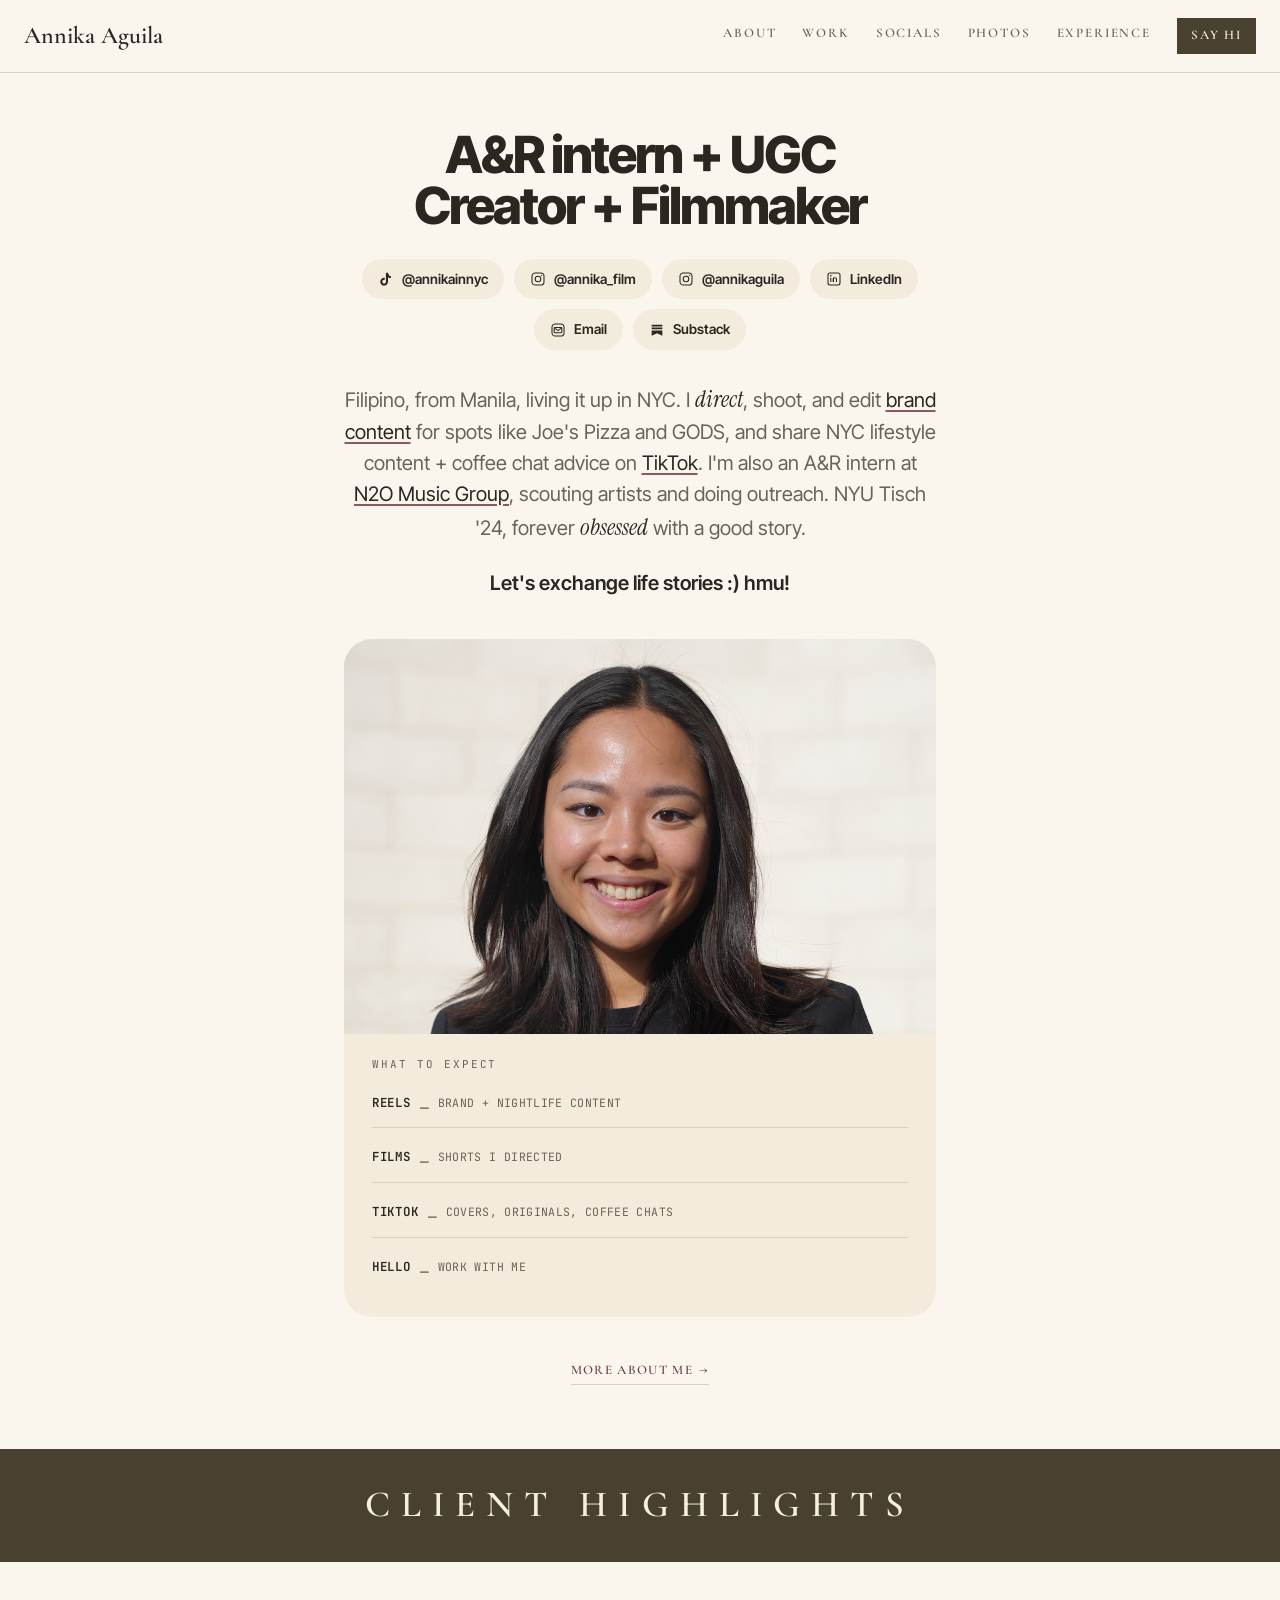
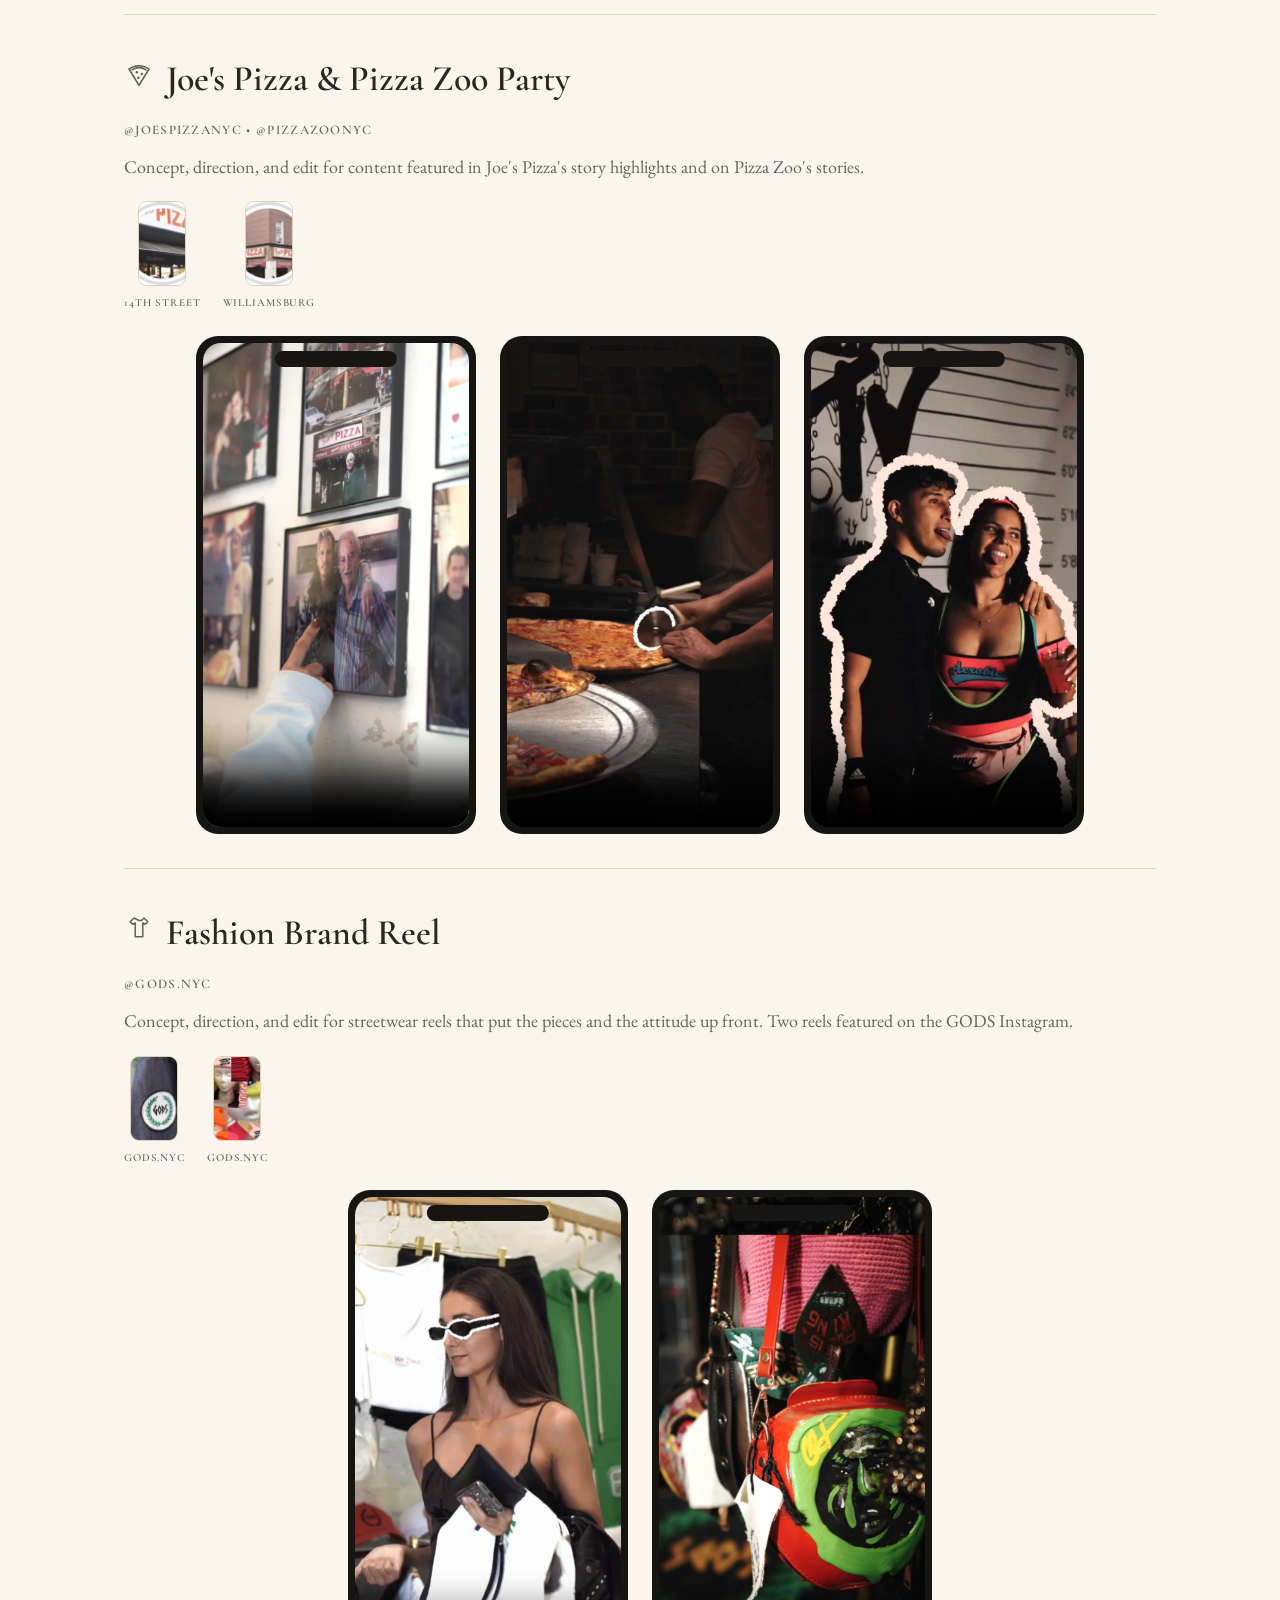
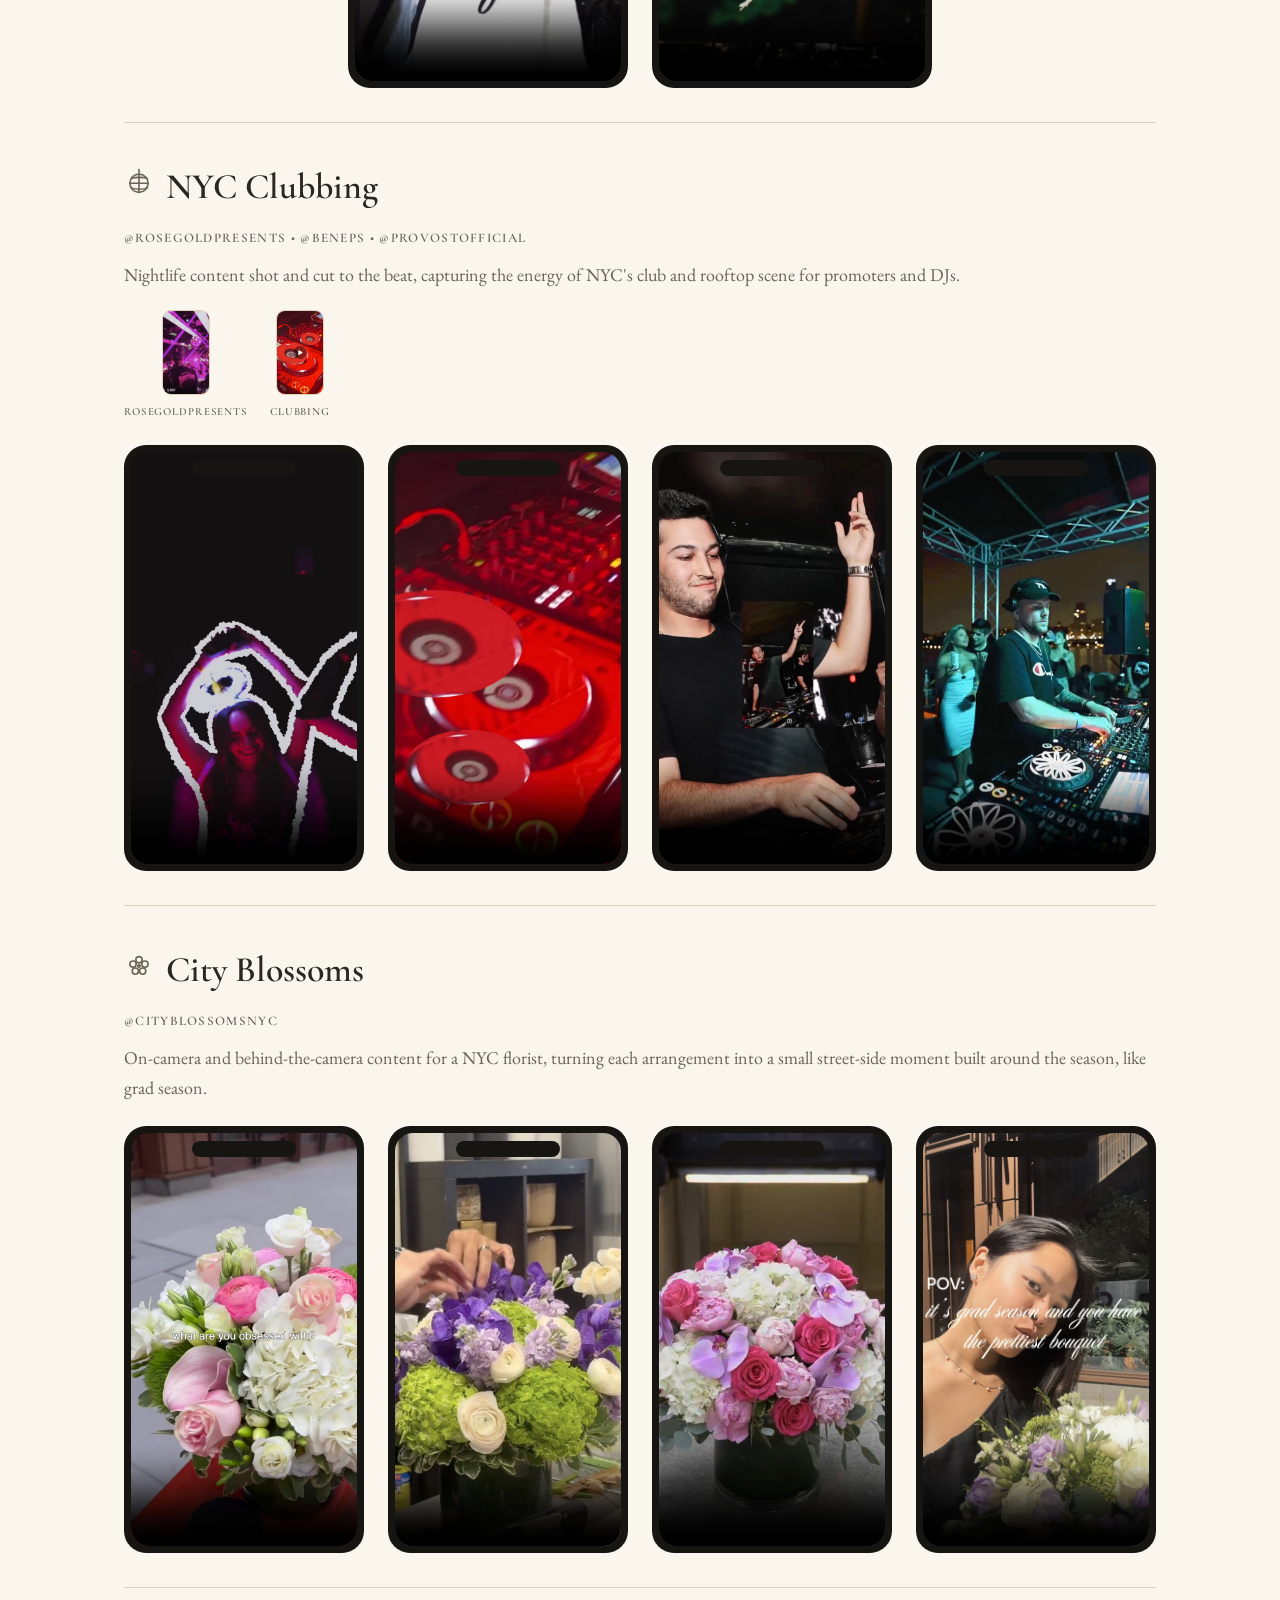
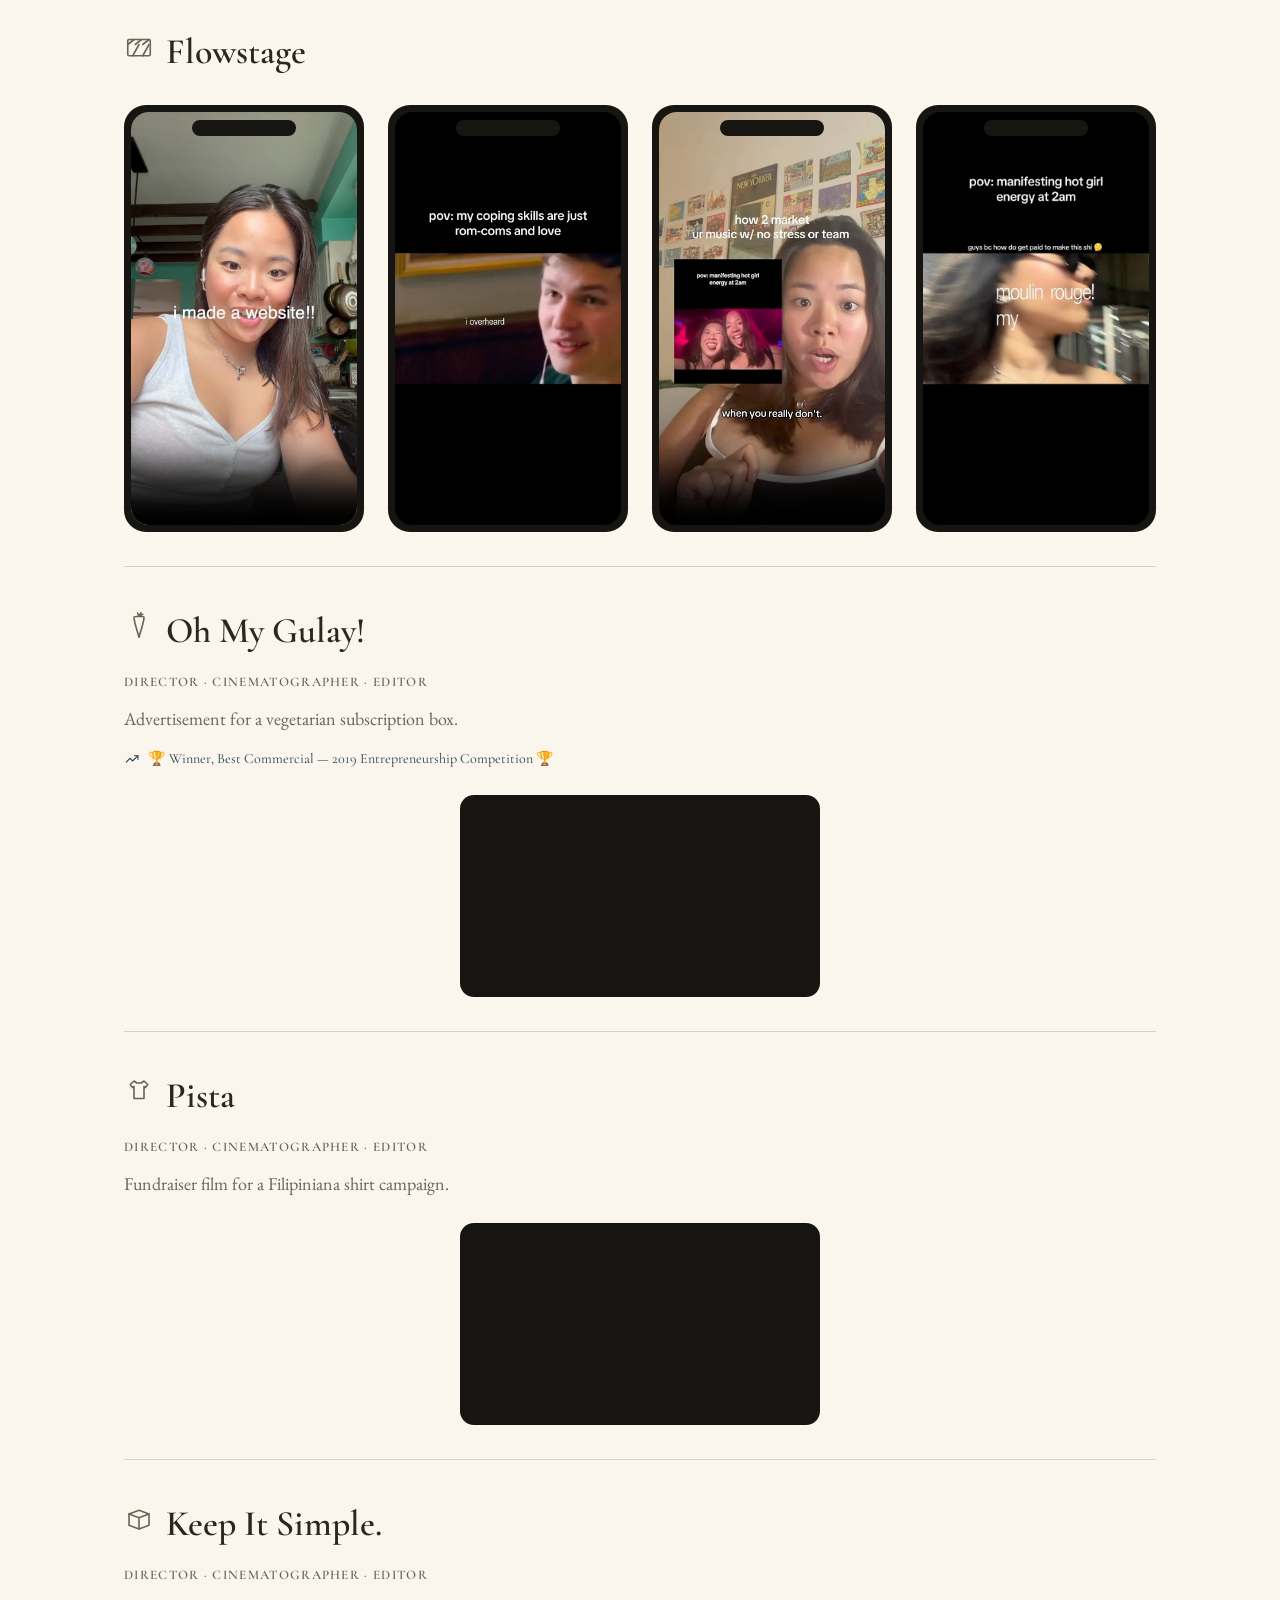
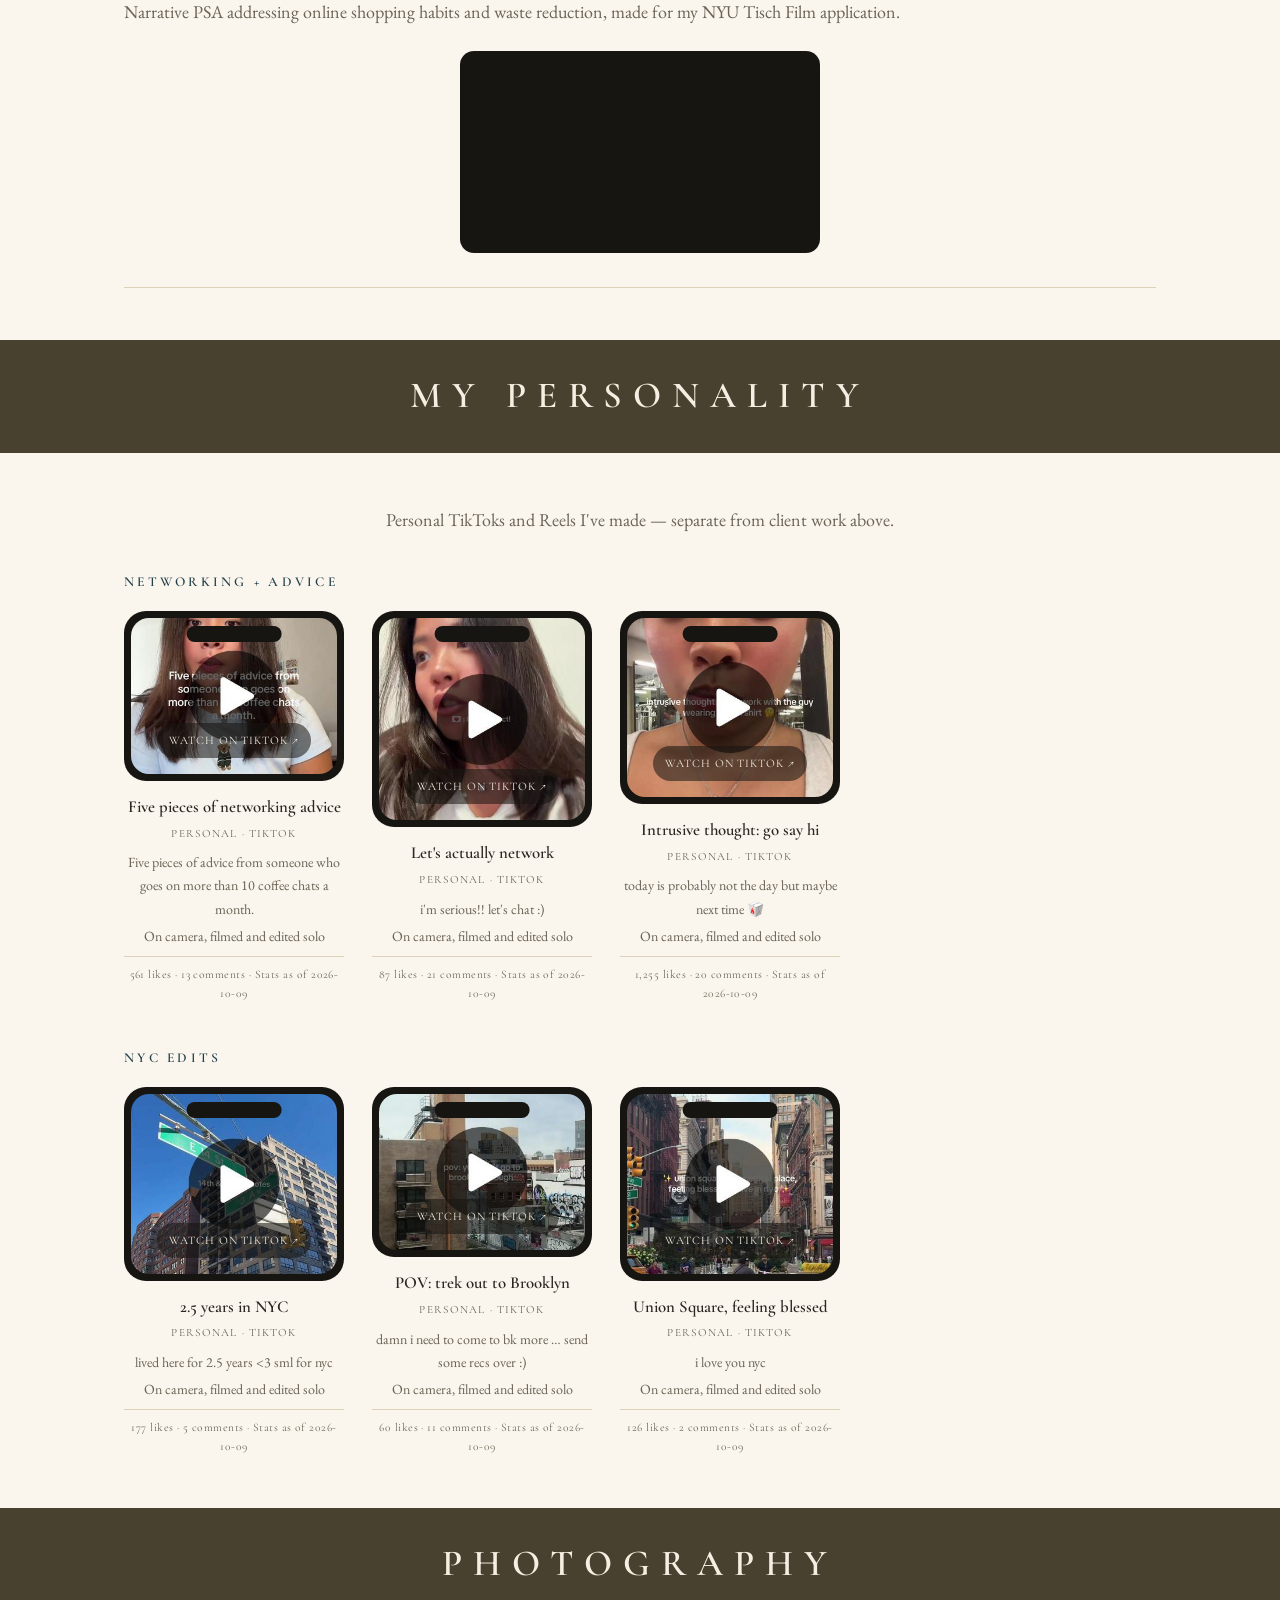
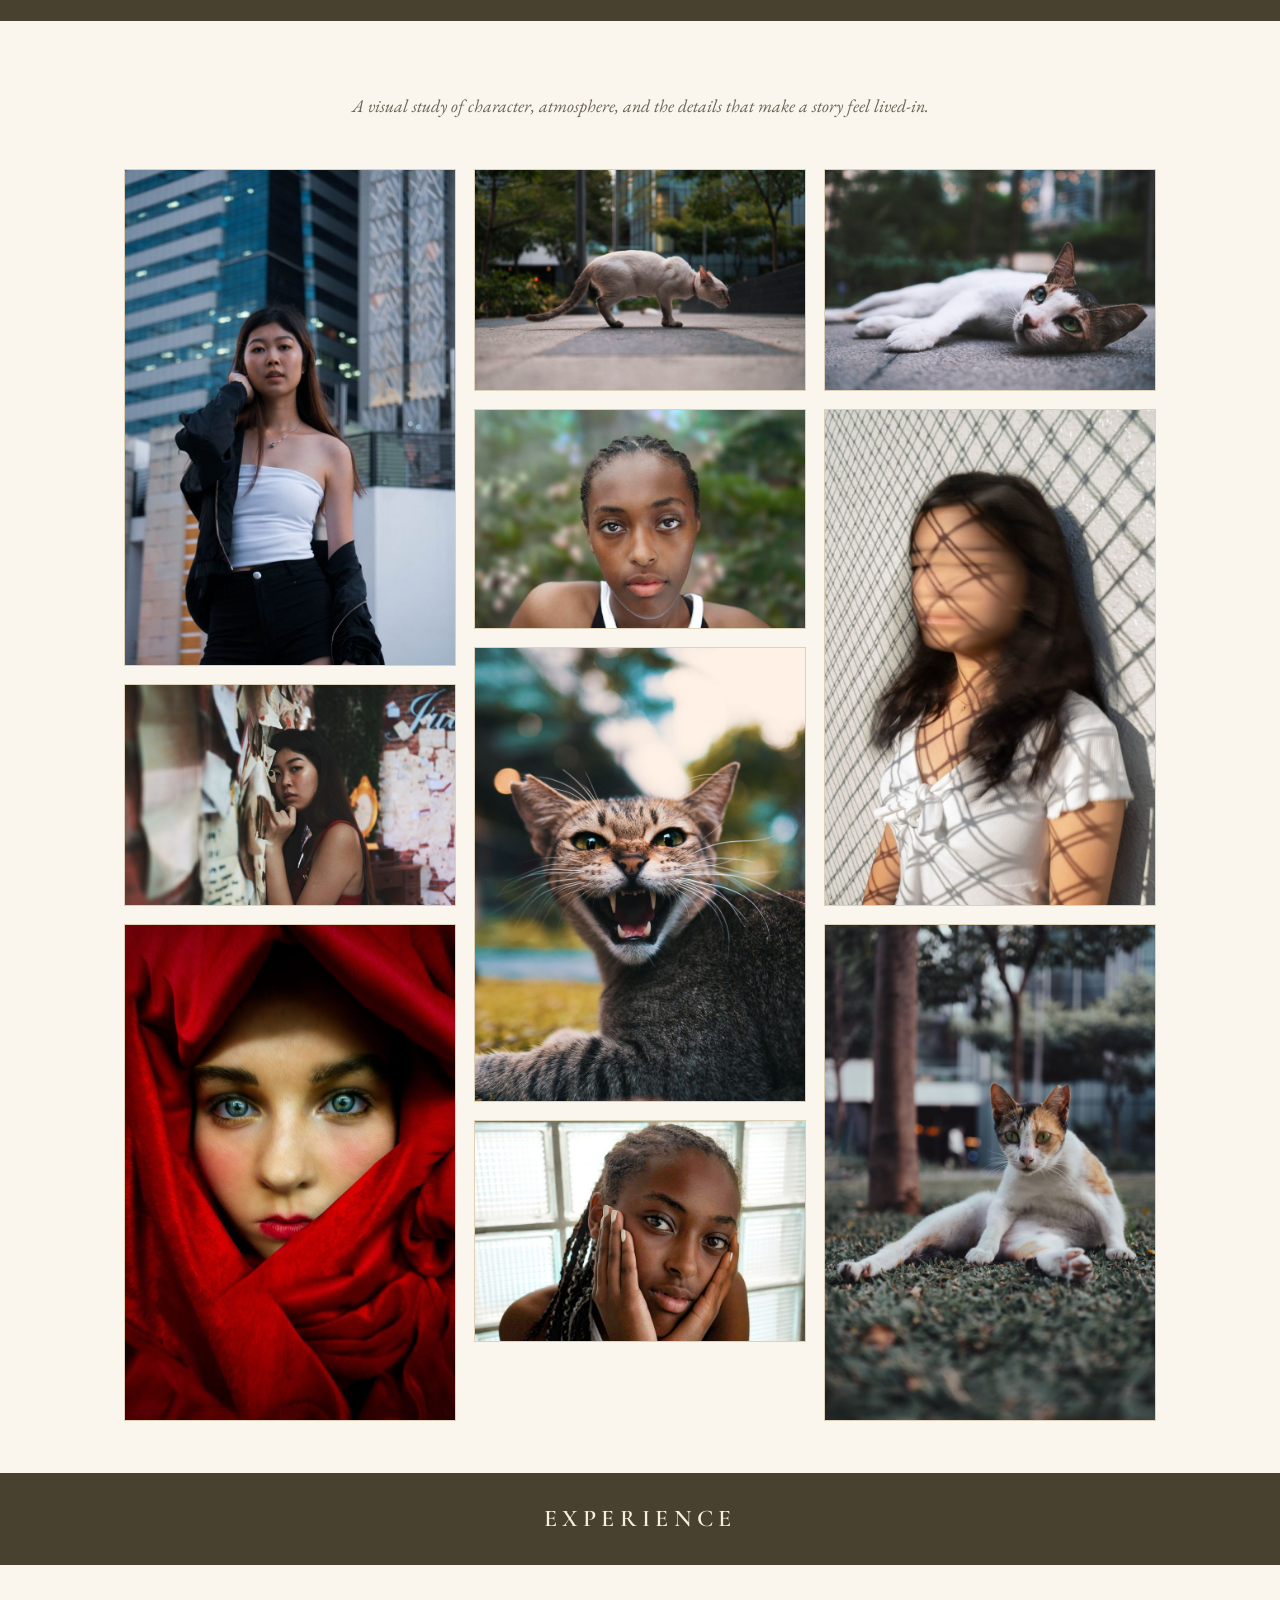
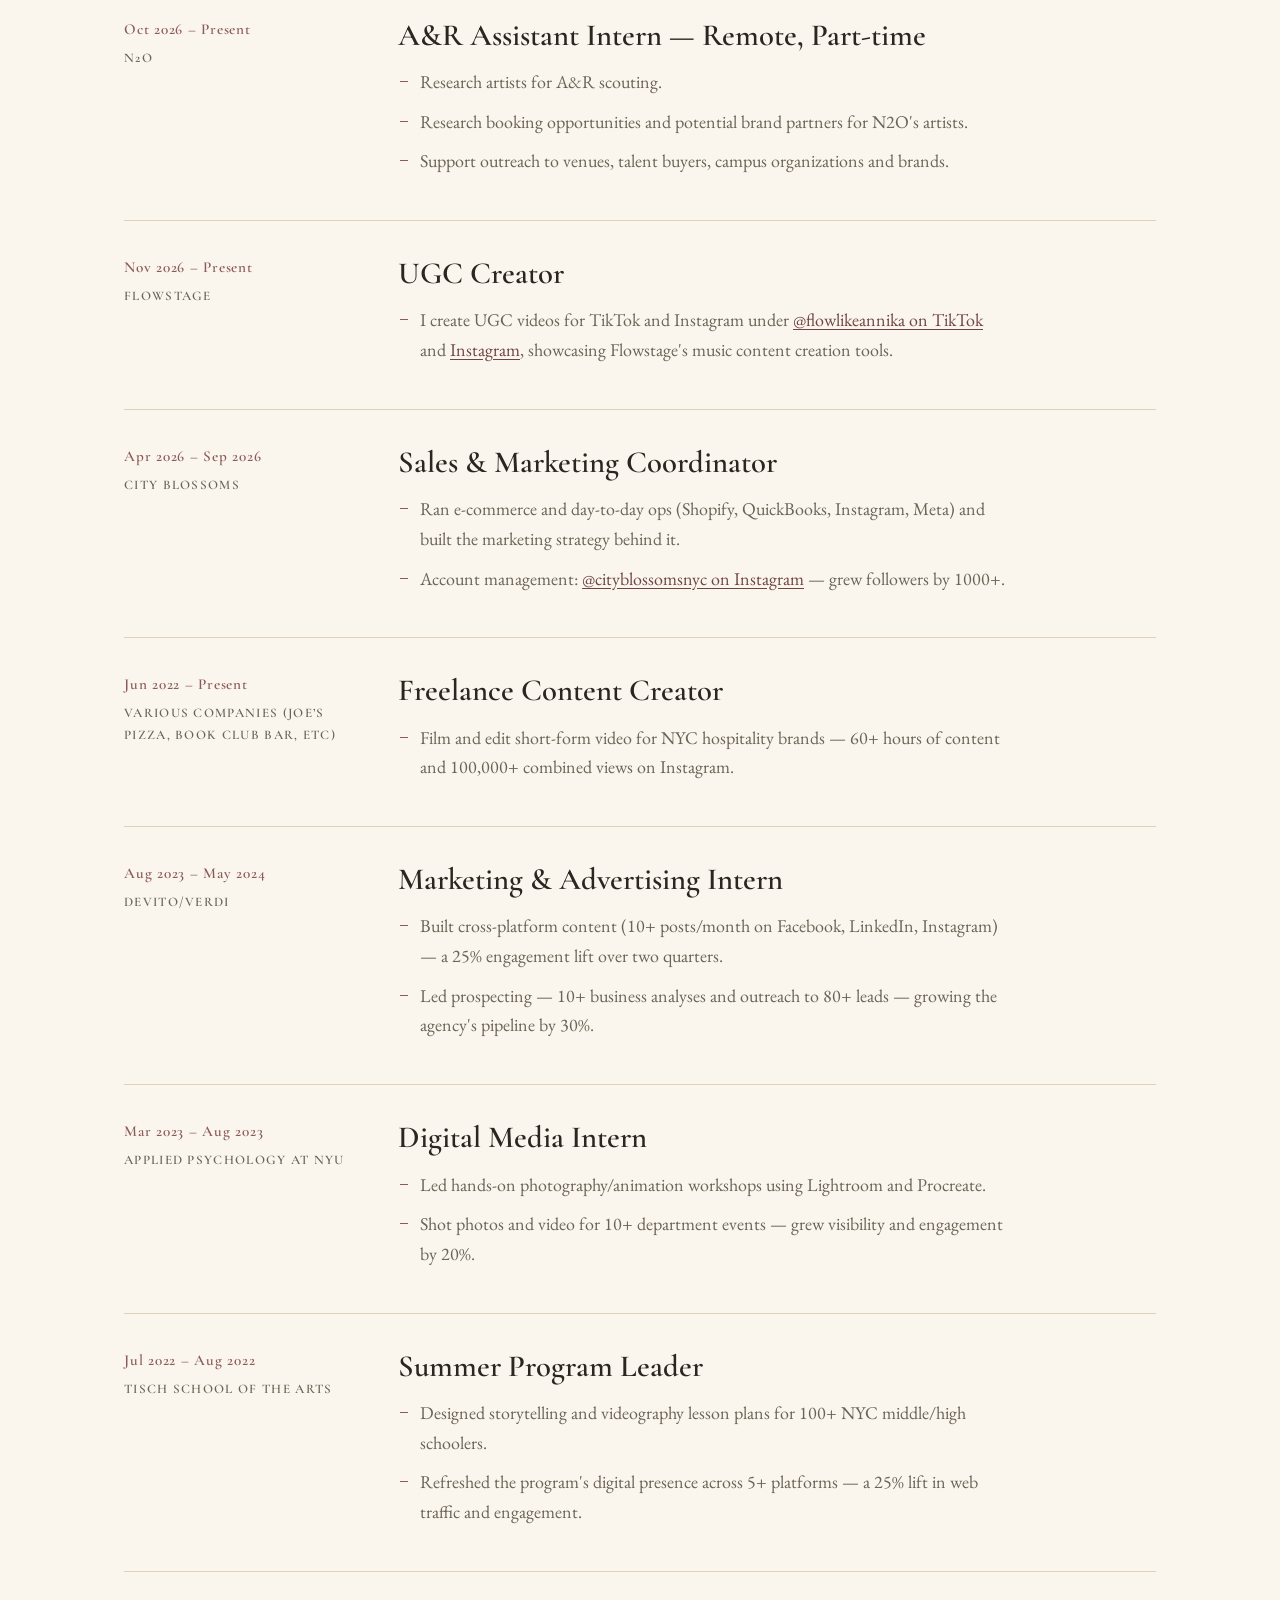
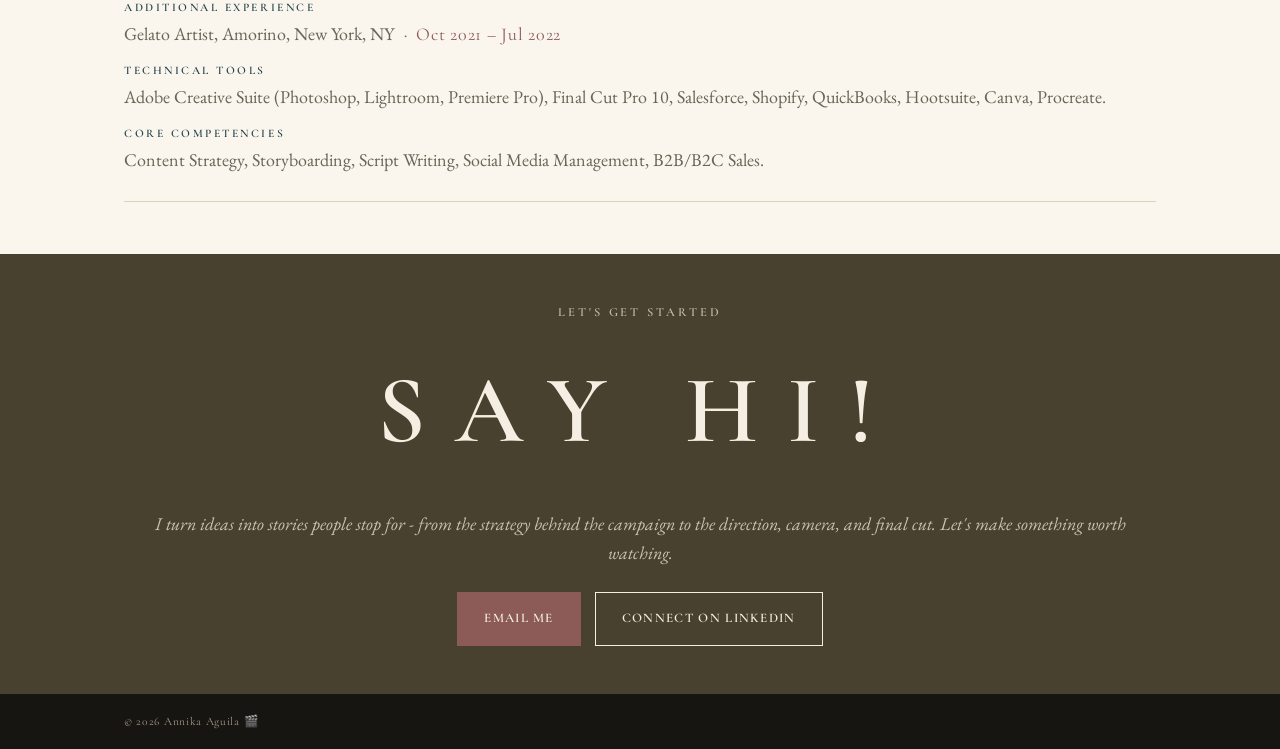
<file: index.html>
<!doctype html>
<html lang="en">
<head>
<meta charset="UTF-8" />
<meta name="viewport" content="width=device-width, initial-scale=1.0, viewport-fit=cover" />
<title>Annika Aguila | A&amp;R intern + UGC Creator + Filmmaker</title>
<meta name="description" content="Director, creator, and NYC storyteller — brand content for spots like Joe's Pizza and GODS, plus covers and originals on TikTok. NYU Tisch '24." />
<link rel="canonical" href="https://annika-nyc.com/">
<link rel="icon" href="favicon.ico?v=2" sizes="any">
<link rel="icon" type="image/png" sizes="32x32" href="assets/icons/favicon-32x32.png?v=2">
<link rel="icon" type="image/png" sizes="16x16" href="assets/icons/favicon-16x16.png?v=2">
<link rel="apple-touch-icon" sizes="180x180" href="assets/icons/apple-touch-icon.png?v=2">
<meta property="og:type" content="website" />
<meta property="og:site_name" content="Annika Aguila" />
<meta property="og:title" content="Annika Aguila | A&amp;R intern + UGC Creator + Filmmaker" />
<meta property="og:description" content="Director, creator, and NYC storyteller — brand content for spots like Joe's Pizza and GODS, plus covers and originals on TikTok. NYU Tisch '24." />
<meta property="og:url" content="https://annika-nyc.com/" />
<meta property="og:image" content="https://annika-nyc.com/assets/icons/og-image-v2.jpg" />
<meta property="og:image:width" content="1200" />
<meta property="og:image:height" content="630" />
<meta property="og:image:type" content="image/jpeg" />
<meta property="og:image:alt" content="Share card: Annika Aguila in a dark blazer beside her name, A&amp;R intern + UGC Creator + Filmmaker, annika-nyc.com" />
<meta name="twitter:card" content="summary_large_image" />
<meta name="twitter:title" content="Annika Aguila | A&amp;R intern + UGC Creator + Filmmaker" />
<meta name="twitter:description" content="Director, creator, and NYC storyteller — brand content for spots like Joe's Pizza and GODS, plus covers and originals on TikTok. NYU Tisch '24." />
<meta name="twitter:image" content="https://annika-nyc.com/assets/icons/og-image-v2.jpg" />
<meta name="twitter:image:alt" content="Share card: Annika Aguila in a dark blazer beside her name, A&amp;R intern + UGC Creator + Filmmaker, annika-nyc.com" />
<link rel="preconnect" href="https://fonts.googleapis.com">
<link rel="preconnect" href="https://fonts.gstatic.com" crossorigin>
<link href="https://fonts.googleapis.com/css2?family=Cormorant+Garamond:wght@500;600;700&family=EB+Garamond:ital,wght@0,400;0,500;1,400;1,500&display=swap" rel="stylesheet">
<link href="https://fonts.googleapis.com/css2?family=Instrument+Serif:ital@1&family=Inter+Tight:wght@700;800&family=JetBrains+Mono:wght@500;600&display=swap" rel="stylesheet">
<link rel="stylesheet" href="style.css?v=2">
<script type="text/javascript">
    (function(c,l,a,r,i,t,y){
        c[a]=c[a]||function(){(c[a].q=c[a].q||[]).push(arguments)};
        t=l.createElement(r);t.async=1;t.src="https://www.clarity.ms/tag/"+i;
        y=l.getElementsByTagName(r)[0];y.parentNode.insertBefore(t,y);
    })(window, document, "clarity", "script", "yv6oc3h1ge");
</script>
</head>
<body>

  <a class="skip-link" href="#top">Skip to content</a>

  <header class="site-nav">
    <div class="wrap nav-inner">
      <a href="#top" class="nav-name">Annika Aguila</a>
      <button class="nav-toggle" type="button" aria-expanded="false" aria-controls="site-links" aria-label="Menu">
        <span class="bars" aria-hidden="true"></span>
      </button>
      <nav class="links" id="site-links" aria-label="Main">
        <a href="/about">About</a>
        <a href="#work">Work</a>
        <a href="#socials">Socials</a>
        <a href="#photography">Photos</a>
        <a href="#experience">Experience</a>
        <a href="#contact" class="nav-contact">Say Hi</a>
      </nav>
    </div>
  </header>

  <main id="top" tabindex="-1">
    <section class="op-hero">
      <h1 class="op-headline">A&amp;R intern + UGC Creator + Filmmaker</h1>

      <div class="op-pills" id="socials">
        <a class="op-pill" href="https://www.tiktok.com/@annikainnyc" target="_blank" rel="noopener">
          <svg viewBox="0 0 24 24" fill="currentColor" aria-hidden="true"><path d="M16.6 5.8c-.9-.8-1.5-1.9-1.6-3.1h-3.1v13.3c0 1.5-1.2 2.7-2.7 2.7s-2.7-1.2-2.7-2.7 1.2-2.7 2.7-2.7c.3 0 .6 0 .9.1v-3.2c-.3 0-.6-.1-.9-.1-3.2 0-5.8 2.6-5.8 5.9s2.6 5.9 5.8 5.9 5.8-2.6 5.8-5.9V9.2c1.2.9 2.7 1.4 4.3 1.4V7.5c-1 0-1.9-.3-2.7-.9-.1 0 0 0 0 0-.1-.1-.1-.1-.1-.2z"/></svg>
          <span>@annikainnyc</span>
        </a>
        <a class="op-pill" href="https://www.instagram.com/annika_film/?hl=en" target="_blank" rel="noopener">
          <svg viewBox="0 0 24 24" fill="none" stroke="currentColor" stroke-width="1.6" aria-hidden="true"><rect x="3" y="3" width="18" height="18" rx="5"/><circle cx="12" cy="12" r="4.2"/><circle cx="17.2" cy="6.8" r="0.9" fill="currentColor" stroke="none"/></svg>
          <span>@annika_film</span>
        </a>
        <a class="op-pill" href="https://www.instagram.com/annikaguila/?hl=en" target="_blank" rel="noopener">
          <svg viewBox="0 0 24 24" fill="none" stroke="currentColor" stroke-width="1.6" aria-hidden="true"><rect x="3" y="3" width="18" height="18" rx="5"/><circle cx="12" cy="12" r="4.2"/><circle cx="17.2" cy="6.8" r="0.9" fill="currentColor" stroke="none"/></svg>
          <span>@annikaguila</span>
        </a>
        <a class="op-pill" href="https://www.linkedin.com/in/annika-aguila/" target="_blank" rel="noopener">
          <svg viewBox="0 0 24 24" fill="none" stroke="currentColor" stroke-width="1.6" aria-hidden="true"><rect x="3" y="3" width="18" height="18" rx="3"/><line x1="7.2" y1="10" x2="7.2" y2="16.5"/><circle cx="7.2" cy="7" r="0.4" fill="currentColor"/><path d="M11 16.5v-4c0-1.4 1-2.5 2.4-2.5s2.3 1 2.3 2.5v4"/><line x1="11" y1="10" x2="11" y2="16.5"/></svg>
          <span>LinkedIn</span>
        </a>
        <a class="op-pill" href="mailto:annikaaguila@gmail.com">
          <svg viewBox="0 0 24 24" fill="none" stroke="currentColor" stroke-width="1.6" aria-hidden="true"><rect x="3" y="3" width="18" height="18" rx="5"/><rect x="6.3" y="8.3" width="11.4" height="7.8" rx="1.2"/><path d="M6.6 8.8 12 13 17.4 8.8"/></svg>
          <span>Email</span>
        </a>
        <a class="op-pill" href="https://substack.com/@nycannika?utm_source=user-menu" target="_blank" rel="noopener">
          <svg viewBox="0 0 24 24" fill="currentColor" aria-hidden="true"><path d="M4 4h16v2.6H4zM4 8.4h16V11H4zM4 12.8h16v7.8L12 17l-8 3.6z"/></svg>
          <span>Substack</span>
        </a>
      </div>

      <p class="op-paragraph">Filipino, from Manila, living it up in NYC. I <em>direct</em>, shoot, and edit <a href="#work" class="op-link">brand content</a> for spots like Joe's Pizza and GODS, and share NYC lifestyle content + coffee chat advice on <a href="https://www.tiktok.com/@annikainnyc" class="op-link" target="_blank" rel="noopener">TikTok</a>. I'm also an A&amp;R intern at <a href="https://n2omusic.com/" class="op-link" target="_blank" rel="noopener">N2O Music Group</a>, scouting artists and doing outreach. NYU Tisch '24, forever <em>obsessed</em> with a good story.</p>
      <p class="op-paragraph op-punchy">Let's exchange life stories :) hmu!</p>

      <figure class="op-photo">
        <picture>
          <source srcset="assets/pictures/%21%20headshots/%21%20aguila%20-%20headshot.png" type="image/png">
          <img src="assets/pictures/%21%20headshots/%21%20aguila%20-%20headshot.png" alt="Annika Aguila smiling in a dark blazer against a light background" width="1016" height="1116" loading="eager" decoding="async" fetchpriority="high">
        </picture>
      </figure>

      <div class="op-expect">
        <p class="op-expect-label">What to expect</p>
        <a class="op-expect-row" href="#work">
          <span class="op-expect-term">Reels</span><span class="op-expect-sep">_</span><span class="op-expect-desc">Brand + nightlife content</span>
        </a>
        <a class="op-expect-row" href="#films">
          <span class="op-expect-term">Films</span><span class="op-expect-sep">_</span><span class="op-expect-desc">Shorts I directed</span>
        </a>
        <a class="op-expect-row" href="https://www.tiktok.com/@annikainnyc" target="_blank" rel="noopener">
          <span class="op-expect-term">TikTok</span><span class="op-expect-sep">_</span><span class="op-expect-desc">Covers, originals, coffee chats</span>
        </a>
        <a class="op-expect-row" href="#contact">
          <span class="op-expect-term">Hello</span><span class="op-expect-sep">_</span><span class="op-expect-desc">Work with me</span>
        </a>
      </div>

      <a class="hero-about-link op-more-link" href="/about">More about me <span aria-hidden="true">&rarr;</span></a>
    </section>

    <div class="band"><h2>Client Highlights</h2></div>

    <section id="work">
      <div class="wrap">
        <div class="project" data-animate>
          <div class="project-head">
            <span class="project-icon" aria-hidden="true">
              <svg viewBox="0 0 24 24" fill="none" stroke="currentColor" stroke-width="1.3" stroke-linecap="round" stroke-linejoin="round"><path d="M4 8Q12 2.5 20 8L12 21Z"/><path d="M6.5 8.7Q12 5 17.5 8.7"/><circle cx="10.3" cy="10.5" r="1" fill="currentColor" stroke="none"/><circle cx="14.2" cy="12" r="1" fill="currentColor" stroke="none"/><circle cx="11.5" cy="15" r="1" fill="currentColor" stroke="none"/></svg>
            </span>
            <span class="project-title">Joe's Pizza &amp; Pizza Zoo Party</span>
          </div>
          <p class="project-roles"><a href="https://www.instagram.com/joespizzanyc/?hl=en" target="_blank" rel="noopener">@joespizzanyc</a> • <a href="https://www.instagram.com/pizzazoonyc/?hl=en" target="_blank" rel="noopener">@pizzazoonyc</a></p>
          <p class="project-desc">Concept, direction, and edit for content featured in Joe's Pizza's story highlights and on Pizza Zoo's stories.</p>
          <div class="highlight-covers">
            <a class="highlight-cover" href="https://www.instagram.com/stories/highlights/17950689803253378/" target="_blank" rel="noopener">
              <img src="assets/pictures/joes-pizza-14th-street.jpg" alt="Joe's Pizza storefront" width="170" height="170" loading="lazy" decoding="async">
              <span>14th Street</span>
            </a>
            <a class="highlight-cover" href="https://www.instagram.com/stories/highlights/17970253780866523/" target="_blank" rel="noopener">
              <img src="assets/pictures/joes-pizza-williamsburg-highlight.jpg" alt="Joe's Pizza storefront" width="170" height="170" loading="lazy" decoding="async">
              <span>Williamsburg</span>
            </a>
          </div>
          <div class="project-videos">
            <div class="phone"><div class="phone-screen"><div class="reel-video-slot">
              <video class="reel-video" controls preload="none" playsinline muted width="720" height="1280" poster="assets/videos/posters/joes-pizza-williamsburg.jpg" aria-label="Joe's Pizza Williamsburg reel"><source src="assets/videos/joes-pizza-williamsburg.mp4" type="video/mp4"></video>
              <p class="video-empty" role="status">Video unavailable right now.<br>Watch on Instagram <a href="https://www.instagram.com/annika_film/?hl=en" target="_blank" rel="noopener">@annika_film</a></p>
            </div></div></div>
            <div class="phone"><div class="phone-screen"><div class="reel-video-slot">
              <video class="reel-video" controls preload="none" playsinline muted width="720" height="1280" poster="assets/videos/posters/joes-pizza-usq.jpg" aria-label="Joe's Pizza USQ reel"><source src="assets/videos/joes-pizza-usq.mp4" type="video/mp4"></video>
              <p class="video-empty" role="status">Video unavailable right now.<br>Watch on Instagram <a href="https://www.instagram.com/annika_film/?hl=en" target="_blank" rel="noopener">@annika_film</a></p>
            </div></div></div>
            <div class="phone"><div class="phone-screen"><div class="reel-video-slot">
              <video class="reel-video" controls preload="none" playsinline muted width="720" height="1280" poster="assets/videos/posters/pizza-zoo-r1d0.jpg" aria-label="Pizza Zoo Party reel"><source src="assets/videos/pizza-zoo-r1d0.mp4" type="video/mp4"></video>
              <p class="video-empty" role="status">Video unavailable right now.<br>Watch on Instagram <a href="https://www.instagram.com/annika_film/?hl=en" target="_blank" rel="noopener">@annika_film</a></p>
            </div></div></div>
          </div>
        </div>

        <div class="project" data-animate>
          <div class="project-head">
            <span class="project-icon" aria-hidden="true">
              <svg viewBox="0 0 24 24" fill="none" stroke="currentColor" stroke-width="1.3" stroke-linecap="round" stroke-linejoin="round"><path d="M8 4 5 7l2 2 2-1v11h6V8l2 1 2-2-3-3-2 2h-2L8 4Z"/></svg>
            </span>
            <span class="project-title">Fashion Brand Reel</span>
          </div>
          <p class="project-roles"><a href="https://www.instagram.com/gods.nyc/?hl=en" target="_blank" rel="noopener">@gods.nyc</a></p>
          <p class="project-desc">Concept, direction, and edit for streetwear reels that put the pieces and the attitude up front. Two reels featured on the GODS Instagram.</p>
          <div class="highlight-covers">
            <a class="highlight-cover" href="https://www.instagram.com/reel/CidIOR-D0e8/" target="_blank" rel="noopener">
              <img src="assets/pictures/gods-nyc-patch.jpg" alt="GODS embroidered patch on a denim jacket sleeve" width="170" height="170" loading="lazy" decoding="async">
              <span>gods.nyc</span>
            </a>
            <a class="highlight-cover" href="https://www.instagram.com/reel/CmcG5iRjJWh/" target="_blank" rel="noopener">
              <img src="assets/pictures/gods-nyc-beanies.jpg" alt="Vibes For Sale beanies on mannequin heads" width="170" height="170" loading="lazy" decoding="async">
              <span>gods.nyc</span>
            </a>
          </div>
          <div class="project-videos">
            <div class="phone"><div class="phone-screen"><div class="reel-video-slot">
              <video class="reel-video" controls preload="none" playsinline muted width="720" height="1280" poster="assets/videos/posters/nycgods-draft9.jpg" aria-label="Fashion brand reel, part 1"><source src="assets/videos/nycgods-draft9.mp4" type="video/mp4"></video>
              <p class="video-empty" role="status">Video unavailable right now.<br>Watch on Instagram <a href="https://www.instagram.com/annika_film/?hl=en" target="_blank" rel="noopener">@annika_film</a></p>
            </div></div></div>
            <div class="phone"><div class="phone-screen"><div class="reel-video-slot">
              <video class="reel-video" controls preload="none" playsinline muted width="720" height="1280" poster="assets/videos/posters/gods-nyc-reel-2.jpg" aria-label="Fashion brand reel, part 2"><source src="assets/videos/gods-nyc-reel-2.mp4" type="video/mp4"></video>
              <p class="video-empty" role="status">Video unavailable right now.<br>Watch on Instagram <a href="https://www.instagram.com/annika_film/?hl=en" target="_blank" rel="noopener">@annika_film</a></p>
            </div></div></div>
          </div>
        </div>

        <div class="project" data-animate>
          <div class="project-head">
            <span class="project-icon" aria-hidden="true">
              <svg viewBox="0 0 24 24" fill="none" stroke="currentColor" stroke-width="1.3" stroke-linecap="round" stroke-linejoin="round"><path d="M12 2v2.3"/><circle cx="12" cy="13" r="7.3"/><path d="M4.7 13h14.6"/><path d="M12 5.7v14.6"/><path d="M6 9.3c3.2-1.4 9.6-1.4 12.8 0"/><path d="M6 16.7c3.2 1.4 9.6 1.4 12.8 0"/></svg>
            </span>
            <span class="project-title">NYC Clubbing</span>
          </div>
          <p class="project-roles"><a href="https://www.instagram.com/rosegoldpresents" target="_blank" rel="noopener">@rosegoldpresents</a> • <a href="https://www.instagram.com/beneps/" target="_blank" rel="noopener">@beneps</a> • <a href="https://www.instagram.com/provostofficial/?hl=en" target="_blank" rel="noopener">@provostofficial</a></p>
          <p class="project-desc">Nightlife content shot and cut to the beat, capturing the energy of NYC's club and rooftop scene for promoters and DJs.</p>
          <div class="highlight-covers">
            <a class="highlight-cover" href="https://www.instagram.com/p/Ckrci9Np323/?hl=en" target="_blank" rel="noopener">
              <img src="assets/pictures/nyc-clubbing-perrier.jpg" alt="Crowd on the dance floor under a disco ball, DJ wearing a Perrier jacket" width="170" height="170" loading="lazy" decoding="async">
              <span>rosegoldpresents</span>
            </a>
            <a class="highlight-cover" href="https://www.instagram.com/p/Ch-n5Rmvxlb/?hl=en" target="_blank" rel="noopener">
              <img src="assets/pictures/nyc-clubbing-dj.jpg" alt="DJ booth with red lighting" width="170" height="170" loading="lazy" decoding="async">
              <span>clubbing</span>
            </a>
          </div>
          <div class="project-videos">
            <div class="phone"><div class="phone-screen"><div class="reel-video-slot">
              <video class="reel-video" controls preload="none" playsinline muted width="720" height="1280" poster="assets/videos/posters/musica-r7d0.jpg" aria-label="NYC Clubbing reel, part 1"><source src="assets/videos/musica-r7d0.mp4" type="video/mp4"></video>
              <p class="video-empty" role="status">Video unavailable right now.<br>Watch on Instagram <a href="https://www.instagram.com/annika_film/?hl=en" target="_blank" rel="noopener">@annika_film</a></p>
            </div></div></div>
            <div class="phone"><div class="phone-screen"><div class="reel-video-slot">
              <video class="reel-video" controls preload="none" playsinline muted width="1080" height="1920" poster="assets/videos/posters/club-promo.jpg" aria-label="NYC Clubbing reel, part 2"><source src="assets/videos/club-promo.mp4" type="video/mp4"></video>
              <p class="video-empty" role="status">Video unavailable right now.<br>Watch on Instagram <a href="https://www.instagram.com/annika_film/?hl=en" target="_blank" rel="noopener">@annika_film</a></p>
            </div></div></div>
            <div class="phone"><div class="phone-screen"><div class="reel-video-slot">
              <video class="reel-video" controls preload="none" playsinline muted width="720" height="1280" poster="assets/videos/posters/beneps.jpg" aria-label="Beneps reel"><source src="assets/videos/beneps.mp4" type="video/mp4"></video>
              <p class="video-empty" role="status">Video unavailable right now.<br>Watch on Instagram <a href="https://www.instagram.com/annika_film/?hl=en" target="_blank" rel="noopener">@annika_film</a></p>
            </div></div></div>
            <div class="phone"><div class="phone-screen"><div class="reel-video-slot">
              <video class="reel-video" controls preload="none" playsinline muted width="720" height="1280" poster="assets/videos/posters/provost.jpg" aria-label="Provost reel"><source src="assets/videos/provost.mp4" type="video/mp4"></video>
              <p class="video-empty" role="status">Video unavailable right now.<br>Watch on Instagram <a href="https://www.instagram.com/annika_film/?hl=en" target="_blank" rel="noopener">@annika_film</a></p>
            </div></div></div>
          </div>
        </div>

        <div class="project" data-animate>
          <div class="project-head">
            <span class="project-icon" aria-hidden="true">
              <svg viewBox="0 0 24 24" fill="none" stroke="currentColor" stroke-width="1.3" stroke-linecap="round" stroke-linejoin="round"><circle cx="12" cy="7" r="2.5"/><circle cx="16.76" cy="10.45" r="2.5"/><circle cx="14.94" cy="16.05" r="2.5"/><circle cx="9.06" cy="16.05" r="2.5"/><circle cx="7.24" cy="10.45" r="2.5"/><circle cx="12" cy="12" r="1.6" fill="currentColor" stroke="none"/></svg>
            </span>
            <span class="project-title">City Blossoms</span>
          </div>
          <p class="project-roles"><a href="https://www.instagram.com/cityblossomsnyc/" target="_blank" rel="noopener">@cityblossomsnyc</a></p>
          <p class="project-desc">On-camera and behind-the-camera content for a NYC florist, turning each arrangement into a small street-side moment built around the season, like grad season.</p>
          <div class="project-videos">
            <div class="phone"><div class="phone-screen"><div class="reel-video-slot">
              <video class="reel-video" controls preload="none" playsinline muted width="720" height="1280" poster="assets/videos/posters/city-blossoms-obsessed.jpg" aria-label="City Blossoms reel: &quot;what are you obsessed with&quot; bouquet feature"><source src="assets/videos/city-blossoms-obsessed.mp4" type="video/mp4"></video>
              <p class="video-empty" role="status">Video unavailable right now.<br>Watch on Instagram <a href="https://www.instagram.com/reel/DYmtYcUOOXC/?hl=en" target="_blank" rel="noopener">@cityblossomsnyc</a></p>
            </div></div></div>
            <div class="phone"><div class="phone-screen"><div class="reel-video-slot">
              <video class="reel-video" controls preload="none" playsinline muted width="720" height="1280" poster="assets/videos/posters/city-blossoms-citibank-purple-bday.jpg" aria-label="City Blossoms reel: Citibank purple birthday arrangement"><source src="assets/videos/city-blossoms-citibank-purple-bday.mp4" type="video/mp4"></video>
              <p class="video-empty" role="status">Video unavailable right now.<br>Watch on Instagram <a href="https://www.instagram.com/cityblossomsnyc/" target="_blank" rel="noopener">@cityblossomsnyc</a></p>
            </div></div></div>
            <div class="phone"><div class="phone-screen"><div class="reel-video-slot">
              <video class="reel-video" controls preload="none" playsinline muted width="720" height="1280" poster="assets/videos/posters/city-blossoms-claudette.jpg" aria-label="City Blossoms reel: Claudette bouquet feature"><source src="assets/videos/city-blossoms-claudette.mp4" type="video/mp4"></video>
              <p class="video-empty" role="status">Video unavailable right now.<br>Watch on Instagram <a href="https://www.instagram.com/cityblossomsnyc/" target="_blank" rel="noopener">@cityblossomsnyc</a></p>
            </div></div></div>
            <div class="phone"><div class="phone-screen"><div class="reel-video-slot">
              <video class="reel-video" controls preload="none" playsinline muted width="1080" height="1920" poster="assets/videos/posters/city-blossoms-copy-7a40efd6.jpg" aria-label="City Blossoms reel: wedding and grad season bouquet moment"><source src="assets/videos/city-blossoms-copy-7a40efd6.mp4" type="video/mp4"></video>
              <p class="video-empty" role="status">Video unavailable right now.<br>Watch on Instagram <a href="https://www.instagram.com/cityblossomsnyc/" target="_blank" rel="noopener">@cityblossomsnyc</a></p>
            </div></div></div>
          </div>
        </div>

        <div class="project" data-animate>
          <div class="project-head">
            <span class="project-icon" aria-hidden="true">
              <svg viewBox="0 0 24 24" fill="none" stroke="currentColor" stroke-width="1.3" stroke-linecap="round" stroke-linejoin="round"><rect x="3" y="6" width="18" height="13" rx="1"/><path d="m3 10 5-4m1 4 5-4m1 4 5-4M7 19l5-9m3 9 5-9"/></svg>
            </span>
            <span class="project-title">Flowstage</span>
          </div>
          <div class="project-videos">
            <div class="phone"><div class="phone-screen"><div class="reel-video-slot">
              <video class="reel-video" controls preload="none" playsinline muted width="720" height="1280" poster="assets/flowstage-ugc-sample/flowstage-ugc-1-d0.jpg" aria-label="Flowstage reel, part 1"><source src="assets/flowstage-ugc-sample/flowstage-ugc-1-d0.mp4" type="video/mp4"></video>
              <p class="video-empty" role="status">Video unavailable right now.</p>
            </div></div></div>
            <div class="phone"><div class="phone-screen"><div class="reel-video-slot">
              <video class="reel-video" controls preload="none" playsinline muted width="1440" height="2560" poster="assets/flowstage-ugc-sample/d1-flowstage-kilbygirl-chief.jpg" aria-label="Flowstage reel, part 2"><source src="assets/flowstage-ugc-sample/d1-flowstage-kilbygirl-chief.mp4" type="video/mp4"></video>
              <p class="video-empty" role="status">Video unavailable right now.</p>
            </div></div></div>
            <div class="phone"><div class="phone-screen"><div class="reel-video-slot">
              <video class="reel-video" controls preload="none" playsinline muted width="720" height="1280" poster="assets/flowstage-ugc-sample/ugc-2.jpg" aria-label="Flowstage reel, part 3"><source src="assets/flowstage-ugc-sample/ugc-2.mp4" type="video/mp4"></video>
              <p class="video-empty" role="status">Video unavailable right now.</p>
            </div></div></div>
            <div class="phone"><div class="phone-screen"><div class="reel-video-slot">
              <video class="reel-video" controls preload="none" playsinline muted width="1080" height="1920" poster="assets/flowstage-ugc-sample/ugc-2-nicole-kidman.jpg" aria-label="Flowstage reel, part 4"><source src="assets/flowstage-ugc-sample/ugc-2-nicole-kidman.mp4" type="video/mp4"></video>
              <p class="video-empty" role="status">Video unavailable right now.</p>
            </div></div></div>
          </div>
        </div>

        <div class="project" id="films" data-animate>
          <div class="project-head">
            <span class="project-icon" aria-hidden="true">
              <svg viewBox="0 0 24 24" fill="none" stroke="currentColor" stroke-width="1.3" stroke-linecap="round" stroke-linejoin="round"><path d="M8 5C8 4 16 4 16 5 16 9 13 17 12 21 11 17 8 9 8 5Z"/><path d="M12 4.2 10.8 1.6M12 4.2 13.6 1.3M12 4.2 15 2.6"/></svg>
            </span>
            <span class="project-title">Oh My Gulay!</span>
          </div>
          <p class="project-roles">Director · Cinematographer · Editor</p>
          <p class="project-desc">Advertisement for a vegetarian subscription box.</p>
          <p class="project-highlight">
            <svg viewBox="0 0 24 24" fill="none" stroke="currentColor" stroke-width="1.6"><path d="M3 17l6-6 4 4 8-8"/><path d="M15 7h6v6"/></svg>
            <span><span aria-hidden="true">🏆</span> Winner, Best Commercial — 2019 Entrepreneurship Competition <span aria-hidden="true">🏆</span></span>
          </p>
          <div class="project-videos">
            <div class="yt-embed">
              <iframe src="https://www.youtube.com/embed/n5qwFFPuk2M" title="Oh My Gulay!" allow="accelerometer; autoplay; clipboard-write; encrypted-media; gyroscope; picture-in-picture" allowfullscreen loading="lazy"></iframe>
            </div>
          </div>
        </div>

        <div class="project" data-animate>
          <div class="project-head">
            <span class="project-icon" aria-hidden="true">
              <svg viewBox="0 0 24 24" fill="none" stroke="currentColor" stroke-width="1.3" stroke-linecap="round" stroke-linejoin="round"><path d="M8 4 5 6.8l1.8 2.4L8 8.4V18h8V8.4l1.2.8 1.8-2.4L16 4l-2.2 1.6h-3.6L8 4Z"/></svg>
            </span>
            <span class="project-title">Pista</span>
          </div>
          <p class="project-roles">Director · Cinematographer · Editor</p>
          <p class="project-desc">Fundraiser film for a Filipiniana shirt campaign.</p>
          <div class="project-videos">
            <div class="yt-embed">
              <iframe src="https://www.youtube.com/embed/tDs4epaDqWA" title="Pista" allow="accelerometer; autoplay; clipboard-write; encrypted-media; gyroscope; picture-in-picture" allowfullscreen loading="lazy"></iframe>
            </div>
          </div>
        </div>

        <div class="project" data-animate>
          <div class="project-head">
            <span class="project-icon" aria-hidden="true">
              <svg viewBox="0 0 24 24" fill="none" stroke="currentColor" stroke-width="1.3" stroke-linecap="round" stroke-linejoin="round"><path d="M4 8 12 5 20 8 20 17 12 20 4 17Z"/><path d="M4 8 12 11 20 8M12 11v9"/></svg>
            </span>
            <span class="project-title">Keep It Simple.</span>
          </div>
          <p class="project-roles">Director · Cinematographer · Editor</p>
          <p class="project-desc">Narrative PSA addressing online shopping habits and waste reduction, made for my NYU Tisch Film application.</p>
          <div class="project-videos">
            <div class="yt-embed">
              <iframe src="https://www.youtube.com/embed/8uONaR-qH58" title="Keep It Simple." allow="accelerometer; autoplay; clipboard-write; encrypted-media; gyroscope; picture-in-picture" allowfullscreen loading="lazy"></iframe>
            </div>
          </div>
        </div>
      </div>
    </section>

    <div class="band"><h2>My Personality</h2></div>

    <section id="personality">
      <div class="wrap">
        <p class="personality-intro">Personal TikToks and Reels I've made — separate from client work above.</p>

        <div class="personality-lane">
          <h3 class="personality-lane-title">Networking + Advice</h3>
          <div class="personality-cards" data-lane="networking"></div>
        </div>

        <!-- Dating lane: intentionally hidden until a real reel exists.
             Uncomment once assets/data/personality-reels.js has dating-* entries.
        <div class="personality-lane">
          <h3 class="personality-lane-title">Dating</h3>
          <div class="personality-cards" data-lane="dating"></div>
        </div>
        -->

        <div class="personality-lane">
          <h3 class="personality-lane-title">NYC Edits</h3>
          <div class="personality-cards" data-lane="content"></div>
        </div>
      </div>
    </section>

    <div class="band"><h2>Photography</h2></div>

    <section id="photography">
      <div class="wrap">
        <div class="elsewhere-intro">
          <p>A visual study of character, atmosphere, and the details that make a story feel lived-in.</p>
        </div>
        <div class="gallery-grid" data-animate>
          <a class="gallery-item" href="assets/pictures/dsc03437.jpg" target="_blank" rel="noopener">
            <img src="assets/pictures/dsc03437.jpg" srcset="assets/pictures/dsc03437-800.jpg 800w, assets/pictures/dsc03437.jpg 1067w" sizes="(max-width: 480px) calc(100vw - 48px), (max-width: 860px) calc((100vw - 66px) / 2), 332px" alt="Portrait against a city skyline at dusk" width="1067" height="1600" loading="lazy" decoding="async">
          </a>
          <a class="gallery-item" href="assets/pictures/yuri-1.jpg" target="_blank" rel="noopener">
            <img src="assets/pictures/yuri-1.jpg" srcset="assets/pictures/yuri-1-800.jpg 800w, assets/pictures/yuri-1.jpg 1600w" sizes="(max-width: 480px) calc(100vw - 48px), (max-width: 860px) calc((100vw - 66px) / 2), 332px" alt="Portrait beside a wall covered in notes" width="1600" height="1067" loading="lazy" decoding="async">
          </a>
          <a class="gallery-item" href="assets/pictures/aguila-photoshopped-unit-3-retake.jpg" target="_blank" rel="noopener">
            <img src="assets/pictures/aguila-photoshopped-unit-3-retake.jpg" srcset="assets/pictures/aguila-photoshopped-unit-3-retake-800.jpg 800w, assets/pictures/aguila-photoshopped-unit-3-retake.jpg 1067w" sizes="(max-width: 480px) calc(100vw - 48px), (max-width: 860px) calc((100vw - 66px) / 2), 332px" alt="Stylized portrait wrapped in red fabric, digitally edited" width="1067" height="1600" loading="lazy" decoding="async">
          </a>
          <a class="gallery-item" href="assets/pictures/catto.jpg" target="_blank" rel="noopener">
            <img src="assets/pictures/catto.jpg" srcset="assets/pictures/catto-800.jpg 800w, assets/pictures/catto.jpg 1600w" sizes="(max-width: 480px) calc(100vw - 48px), (max-width: 860px) calc((100vw - 66px) / 2), 332px" alt="A street cat mid-stride" width="1600" height="1067" loading="lazy" decoding="async">
          </a>
          <a class="gallery-item" href="assets/pictures/aguila-edited-1.jpg" target="_blank" rel="noopener">
            <img src="assets/pictures/aguila-edited-1.jpg" srcset="assets/pictures/aguila-edited-1-800.jpg 800w, assets/pictures/aguila-edited-1.jpg 1600w" sizes="(max-width: 480px) calc(100vw - 48px), (max-width: 860px) calc((100vw - 66px) / 2), 332px" alt="Close-up portrait against a leafy background" width="1600" height="1058" loading="lazy" decoding="async">
          </a>
          <a class="gallery-item" href="assets/pictures/anger-3.jpg" target="_blank" rel="noopener">
            <img src="assets/pictures/anger-3.jpg" srcset="assets/pictures/anger-3-800.jpg 800w, assets/pictures/anger-3.jpg 1166w" sizes="(max-width: 480px) calc(100vw - 48px), (max-width: 860px) calc((100vw - 66px) / 2), 332px" alt="A street cat hissing at the camera" width="1166" height="1600" loading="lazy" decoding="async">
          </a>
          <a class="gallery-item" href="assets/pictures/aguila-edited-2.jpg" target="_blank" rel="noopener">
            <img src="assets/pictures/aguila-edited-2.jpg" srcset="assets/pictures/aguila-edited-2-800.jpg 800w, assets/pictures/aguila-edited-2.jpg 1600w" sizes="(max-width: 480px) calc(100vw - 48px), (max-width: 860px) calc((100vw - 66px) / 2), 332px" alt="Portrait lit by a glass block window" width="1600" height="1067" loading="lazy" decoding="async">
          </a>
          <a class="gallery-item" href="assets/pictures/pondering-3.jpg" target="_blank" rel="noopener">
            <img src="assets/pictures/pondering-3.jpg" srcset="assets/pictures/pondering-3-800.jpg 800w, assets/pictures/pondering-3.jpg 1600w" sizes="(max-width: 480px) calc(100vw - 48px), (max-width: 860px) calc((100vw - 66px) / 2), 332px" alt="A street cat lying on the pavement" width="1600" height="1067" loading="lazy" decoding="async">
          </a>
          <a class="gallery-item" href="assets/pictures/aguila-edited-3.jpg" target="_blank" rel="noopener">
            <img src="assets/pictures/aguila-edited-3.jpg" srcset="assets/pictures/aguila-edited-3-800.jpg 800w, assets/pictures/aguila-edited-3.jpg 1067w" sizes="(max-width: 480px) calc(100vw - 48px), (max-width: 860px) calc((100vw - 66px) / 2), 332px" alt="Portrait, part of an edited photo series" width="1067" height="1600" loading="lazy" decoding="async">
          </a>
          <a class="gallery-item" href="assets/pictures/bodycontortion-1.jpg" target="_blank" rel="noopener">
            <img src="assets/pictures/bodycontortion-1.jpg" srcset="assets/pictures/bodycontortion-1-800.jpg 800w, assets/pictures/bodycontortion-1.jpg 1067w" sizes="(max-width: 480px) calc(100vw - 48px), (max-width: 860px) calc((100vw - 66px) / 2), 332px" alt="A calico cat stretching on the grass" width="1067" height="1600" loading="lazy" decoding="async">
          </a>
        </div>
      </div>
    </section>

    <div class="band" id="experience"><h2 class="band-sm">Experience</h2></div>

    <section>
      <div class="wrap">
        <article class="job" data-animate>
          <div class="job-meta">
            <p class="job-dates">Oct 2026 – Present</p>
            <p class="job-org">N2O</p>
          </div>
          <div class="job-body">
            <h3 class="job-title">A&amp;R Assistant Intern — Remote, Part-time</h3>
            <ul class="job-points">
              <li>Research artists for A&amp;R scouting.</li>
              <li>Research booking opportunities and potential brand partners for N2O's artists.</li>
              <li>Support outreach to venues, talent buyers, campus organizations and brands.</li>
            </ul>
          </div>
        </article>

        <article class="job" data-animate>
          <div class="job-meta">
            <p class="job-dates">Nov 2026 – Present</p>
            <p class="job-org">Flowstage</p>
          </div>
          <div class="job-body">
            <h3 class="job-title">UGC Creator</h3>
            <ul class="job-points">
              <li>I create UGC videos for TikTok and Instagram under <a href="https://www.tiktok.com/@flowlikeannika" target="_blank" rel="noopener">@flowlikeannika on TikTok</a> and <a href="https://instagram.com/flowlikeannika" target="_blank" rel="noopener">Instagram</a>, showcasing Flowstage's music content creation tools.</li>
            </ul>
          </div>
        </article>

        <article class="job" data-animate>
          <div class="job-meta">
            <p class="job-dates">Apr 2026 – Sep 2026</p>
            <p class="job-org">City Blossoms</p>
          </div>
          <div class="job-body">
            <h3 class="job-title">Sales &amp; Marketing Coordinator</h3>
            <ul class="job-points">
              <li>Ran e-commerce and day-to-day ops (Shopify, QuickBooks, Instagram, Meta) and built the marketing strategy behind it.</li>
              <li>Account management: <a href="https://www.instagram.com/cityblossomsnyc/" target="_blank" rel="noopener">@cityblossomsnyc on Instagram</a> — grew followers by 1000+.</li>
            </ul>
          </div>
        </article>

        <article class="job" data-animate>
          <div class="job-meta">
            <p class="job-dates">Jun 2022 – Present</p>
            <p class="job-org">Various Companies (Joe’s Pizza, Book Club Bar, etc)</p>
          </div>
          <div class="job-body">
            <h3 class="job-title">Freelance Content Creator</h3>
            <ul class="job-points">
              <li>Film and edit short-form video for NYC hospitality brands — 60+ hours of content and 100,000+ combined views on Instagram.</li>
            </ul>
          </div>
        </article>

        <article class="job" data-animate>
          <div class="job-meta">
            <p class="job-dates">Aug 2023 – May 2024</p>
            <p class="job-org">Devito/Verdi</p>
          </div>
          <div class="job-body">
            <h3 class="job-title">Marketing &amp; Advertising Intern</h3>
            <ul class="job-points">
              <li>Built cross-platform content (10+ posts/month on Facebook, LinkedIn, Instagram) — a 25% engagement lift over two quarters.</li>
              <li>Led prospecting — 10+ business analyses and outreach to 80+ leads — growing the agency's pipeline by 30%.</li>
            </ul>
          </div>
        </article>

        <article class="job" data-animate>
          <div class="job-meta">
            <p class="job-dates">Mar 2023 – Aug 2023</p>
            <p class="job-org">Applied Psychology at NYU</p>
          </div>
          <div class="job-body">
            <h3 class="job-title">Digital Media Intern</h3>
            <ul class="job-points">
              <li>Led hands-on photography/animation workshops using Lightroom and Procreate.</li>
              <li>Shot photos and video for 10+ department events — grew visibility and engagement by 20%.</li>
            </ul>
          </div>
        </article>

        <article class="job" data-animate>
          <div class="job-meta">
            <p class="job-dates">Jul 2022 – Aug 2022</p>
            <p class="job-org">Tisch School of the Arts</p>
          </div>
          <div class="job-body">
            <h3 class="job-title">Summer Program Leader</h3>
            <ul class="job-points">
              <li>Designed storytelling and videography lesson plans for 100+ NYC middle/high schoolers.</li>
              <li>Refreshed the program's digital presence across 5+ platforms — a 25% lift in web traffic and engagement.</li>
            </ul>
          </div>
        </article>

        <div class="exp-extra" data-animate>
          <p><span class="exp-label">Additional experience</span> Gelato Artist, Amorino, New York, NY<span class="exp-when-wrap"><span class="exp-sep" aria-hidden="true">·</span><span class="exp-when">Oct 2021 – Jul 2022</span></span></p>
          <p><span class="exp-label">Technical tools</span> Adobe Creative Suite (Photoshop, Lightroom, Premiere Pro), Final Cut Pro 10, Salesforce, Shopify, QuickBooks, Hootsuite, Canva, Procreate.</p>
          <p><span class="exp-label">Core competencies</span> Content Strategy, Storyboarding, Script Writing, Social Media Management, B2B/B2C Sales.</p>
        </div>
      </div>
    </section>

    <div class="band contact-band" id="contact">
      <div class="wrap">
        <span class="section-eyebrow contact-eyebrow">Let's get started</span>
        <h2 class="script say-hi">Say Hi!</h2>
        <p>I turn ideas into stories people stop for - from the strategy behind the campaign to the direction, camera, and final cut. Let's make something worth watching.</p>
        <div class="cta-row">
          <a class="btn solid" href="mailto:annikaaguila@gmail.com">Email me</a>
          <a class="btn" href="https://www.linkedin.com/in/annika-aguila/" target="_blank" rel="noopener">Connect on LinkedIn</a>
        </div>
      </div>
    </div>
  </main>

  <footer>
    <div class="wrap footer-inner">
      <span>© <span id="year"></span> Annika Aguila <span aria-hidden="true">🎬</span></span>
    </div>
  </footer>

<script src="assets/data/personality-reels.js"></script>
<script src="common.js"></script>
<script>
  // Reels show their poster until played (preload="none"). Only a real load error
  // swaps in the fallback message; any successful load clears it again.
  document.querySelectorAll('.reel-video-slot').forEach(function (slot) {
    var video = slot.querySelector('.reel-video');
    var fail = function () { slot.classList.add('failed'); };
    var ok = function () { slot.classList.remove('failed'); };
    video.addEventListener('error', fail);
    video.querySelector('source').addEventListener('error', fail);
    video.addEventListener('loadeddata', ok);
    video.addEventListener('canplay', ok);
  });
</script>

</body>
</html>
</file>
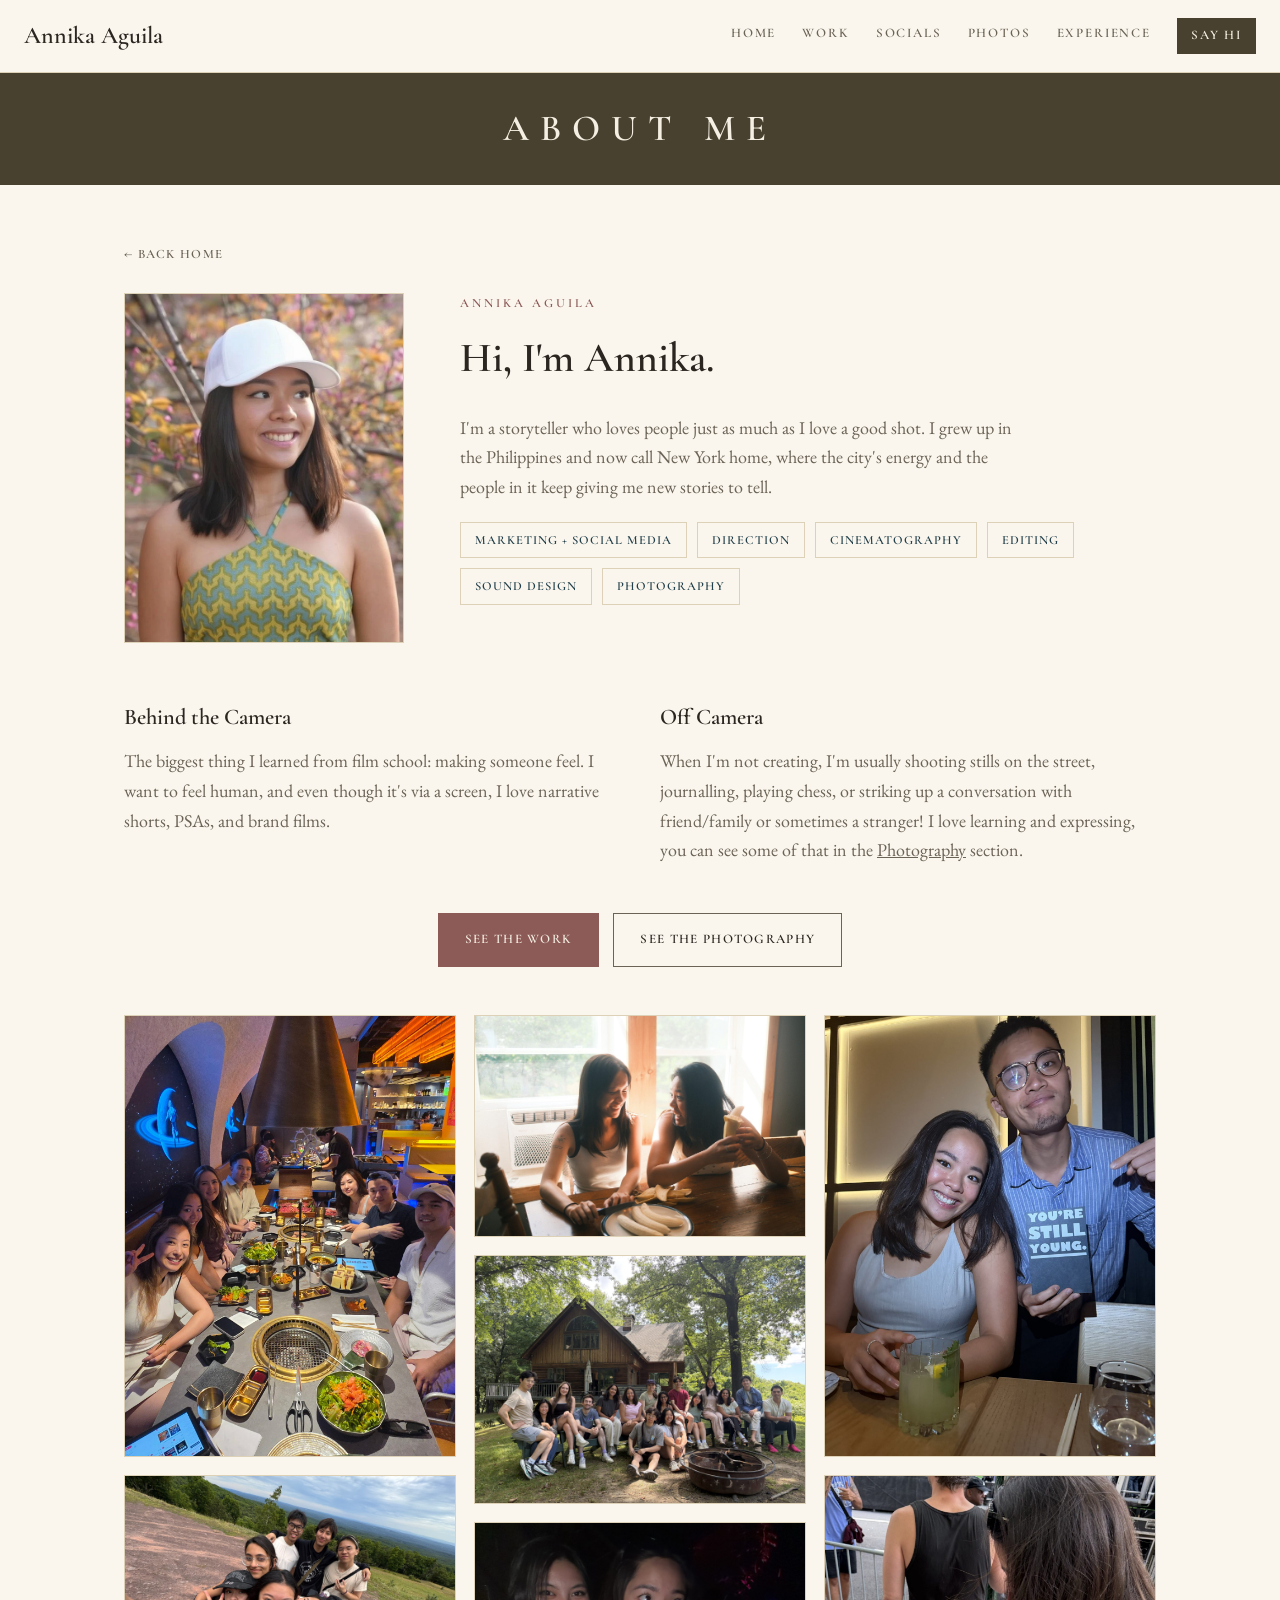
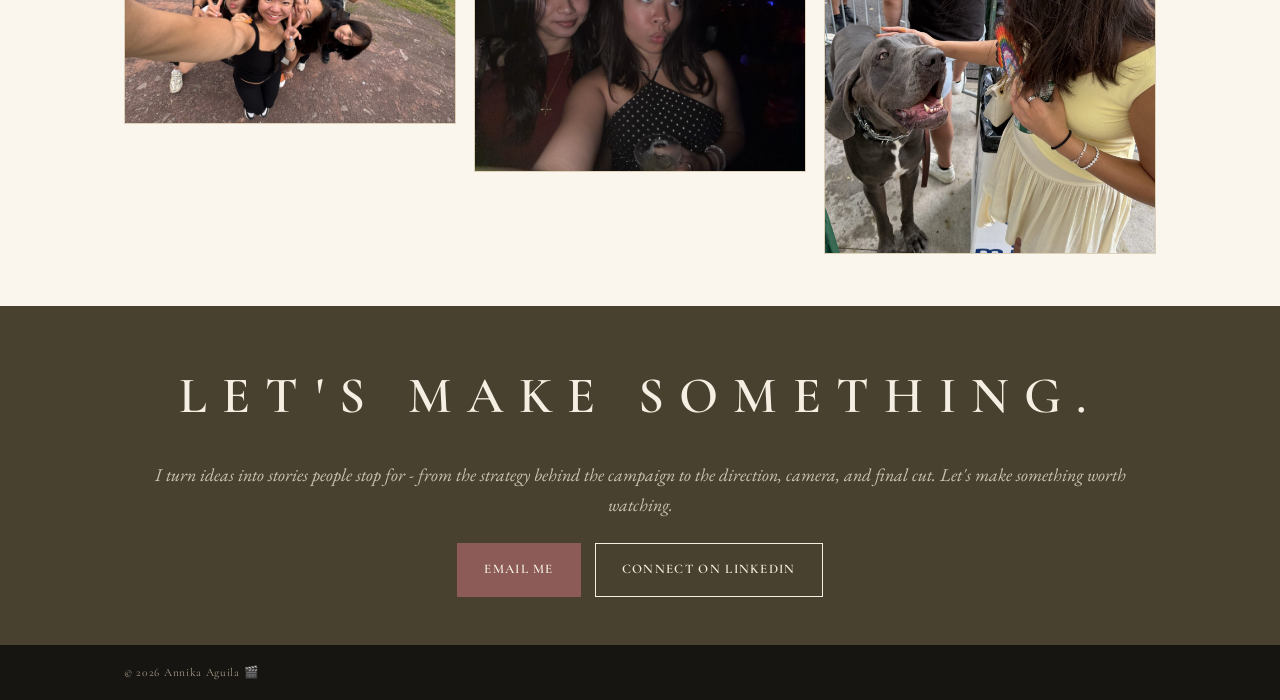
<file: about.html>
<!doctype html>
<html lang="en">
<head>
<meta charset="UTF-8" />
<meta name="viewport" content="width=device-width, initial-scale=1.0, viewport-fit=cover" />
<title>About Annika Aguila | Filmmaker, UGC Creator + A&amp;R Intern</title>
<meta name="description" content="Annika Aguila is a Filipino-born NYC filmmaker, UGC creator and A&amp;R intern. NYU Tisch '24. A storyteller who loves people as much as a good shot." />
<link rel="canonical" href="https://annika-nyc.com/about">
<link rel="icon" href="favicon.ico?v=2" sizes="any">
<link rel="icon" type="image/png" sizes="32x32" href="assets/icons/favicon-32x32.png?v=2">
<link rel="icon" type="image/png" sizes="16x16" href="assets/icons/favicon-16x16.png?v=2">
<link rel="apple-touch-icon" sizes="180x180" href="assets/icons/apple-touch-icon.png?v=2">
<meta property="og:type" content="website" />
<meta property="og:site_name" content="Annika Aguila" />
<meta property="og:title" content="About Annika Aguila | Filmmaker, UGC Creator + A&amp;R Intern" />
<meta property="og:description" content="Annika Aguila is a Filipino-born NYC filmmaker, UGC creator and A&amp;R intern. NYU Tisch '24. A storyteller who loves people as much as a good shot." />
<meta property="og:url" content="https://annika-nyc.com/about" />
<meta property="og:image" content="https://annika-nyc.com/assets/icons/og-image-v2.jpg" />
<meta property="og:image:width" content="1200" />
<meta property="og:image:height" content="630" />
<meta property="og:image:type" content="image/jpeg" />
<meta property="og:image:alt" content="Share card: Annika Aguila in a dark blazer beside her name, A&amp;R intern + UGC Creator + Filmmaker, annika-nyc.com" />
<meta name="twitter:card" content="summary_large_image" />
<meta name="twitter:title" content="About Annika Aguila | Filmmaker, UGC Creator + A&amp;R Intern" />
<meta name="twitter:description" content="Annika Aguila is a Filipino-born NYC filmmaker, UGC creator and A&amp;R intern. NYU Tisch '24. A storyteller who loves people as much as a good shot." />
<meta name="twitter:image" content="https://annika-nyc.com/assets/icons/og-image-v2.jpg" />
<meta name="twitter:image:alt" content="Share card: Annika Aguila in a dark blazer beside her name, A&amp;R intern + UGC Creator + Filmmaker, annika-nyc.com" />
<link rel="preconnect" href="https://fonts.googleapis.com">
<link rel="preconnect" href="https://fonts.gstatic.com" crossorigin>
<link href="https://fonts.googleapis.com/css2?family=Cormorant+Garamond:wght@500;600;700&family=EB+Garamond:ital,wght@0,400;0,500;1,400;1,500&display=swap" rel="stylesheet">
<link rel="stylesheet" href="style.css?v=2">
<script type="text/javascript">
    (function(c,l,a,r,i,t,y){
        c[a]=c[a]||function(){(c[a].q=c[a].q||[]).push(arguments)};
        t=l.createElement(r);t.async=1;t.src="https://www.clarity.ms/tag/"+i;
        y=l.getElementsByTagName(r)[0];y.parentNode.insertBefore(t,y);
    })(window, document, "clarity", "script", "yv6oc3h1ge");
</script>
</head>
<body>

  <a class="skip-link" href="#top">Skip to content</a>

  <header class="site-nav">
    <div class="wrap nav-inner">
      <a href="index.html#top" class="nav-name">Annika Aguila</a>
      <button class="nav-toggle" type="button" aria-expanded="false" aria-controls="site-links" aria-label="Menu">
        <span class="bars" aria-hidden="true"></span>
      </button>
      <nav class="links" id="site-links" aria-label="Main">
        <a href="index.html#top">Home</a>
        <a href="index.html#work">Work</a>
        <a href="index.html#socials">Socials</a>
        <a href="index.html#photography">Photos</a>
        <a href="index.html#experience">Experience</a>
        <a href="index.html#contact" class="nav-contact">Say Hi</a>
      </nav>
    </div>
  </header>

  <main id="top" tabindex="-1">
    <div class="band"><h2>About Me</h2></div>

    <section>
      <div class="wrap">
        <a class="back-link" href="index.html">← Back home</a>

        <div class="about-grid">
          <div class="portrait" data-animate>
            <picture>
              <source srcset="assets/pictures/annika-portrait.webp" type="image/webp">
              <img src="assets/pictures/annika-portrait.png" alt="Annika Aguila" width="800" height="800" loading="eager" decoding="async">
            </picture>
          </div>
          <div class="about-copy" data-animate>
            <h1 class="section-eyebrow">Annika Aguila</h1>
            <h2>Hi, I'm Annika.</h2>
            <p>I'm a storyteller who loves people just as much as I love a good shot. I grew up in the Philippines and now call New York home, where the city's energy and the people in it keep giving me new stories to tell.</p>
            <div class="skills-row">
              <span class="skill-pill">Marketing + Social Media</span>
              <span class="skill-pill">Direction</span>
              <span class="skill-pill">Cinematography</span>
              <span class="skill-pill">Editing</span>
              <span class="skill-pill">Sound Design</span>
              <span class="skill-pill">Photography</span>
            </div>
          </div>
        </div>

        <div class="about-extra" data-animate>
          <div>
            <h3>Behind the Camera</h3>
            <p>The biggest thing I learned from film school: making someone feel. I want to feel human, and even though it's via a screen, I love narrative shorts, PSAs, and brand films.</p>
          </div>
          <div>
            <h3>Off Camera</h3>
            <p>When I'm not creating, I'm usually shooting stills on the street, journalling, playing chess, or striking up a conversation with friend/family or sometimes a stranger! I love learning and expressing, you can see some of that in the <a href="index.html#photography">Photography</a> section.</p>
          </div>
        </div>

        <div class="cta-row" style="margin-top: 48px;">
          <a class="btn solid" href="index.html#work">See the Work</a>
          <a class="btn outline" href="index.html#photography">See the Photography</a>
        </div>

        <div class="gallery-grid" data-animate style="margin-top: 48px;">
          <a class="gallery-item" href="assets/pictures/about-me/kbbq-dinner.jpg" target="_blank" rel="noopener">
            <img src="assets/pictures/about-me/kbbq-dinner.jpg" alt="Annika with friends at a Korean BBQ dinner" loading="lazy" decoding="async">
          </a>
          <a class="gallery-item" href="assets/pictures/about-me/mountain-hike.jpg" target="_blank" rel="noopener">
            <img src="assets/pictures/about-me/mountain-hike.jpg" alt="Annika and friends taking a selfie on a mountain overlook" loading="lazy" decoding="async">
          </a>
          <a class="gallery-item" href="assets/pictures/about-me/banana-laugh.jpg" target="_blank" rel="noopener">
            <img src="assets/pictures/about-me/banana-laugh.jpg" alt="Two friends laughing at a sunlit breakfast table" loading="lazy" decoding="async">
          </a>
          <a class="gallery-item" href="assets/pictures/about-me/cabin-friends.jpg" target="_blank" rel="noopener">
            <img src="assets/pictures/about-me/cabin-friends.jpg" alt="Group photo with friends outside a cabin in the woods" loading="lazy" decoding="async">
          </a>
          <a class="gallery-item" href="assets/pictures/about-me/birthday-night.jpg" target="_blank" rel="noopener">
            <img src="assets/pictures/about-me/birthday-night.jpg" alt="Annika and a friend on a night out" loading="lazy" decoding="async">
          </a>
          <a class="gallery-item" href="assets/pictures/about-me/youre-still-young.jpg" target="_blank" rel="noopener">
            <img src="assets/pictures/about-me/youre-still-young.jpg" alt="Annika and a friend at dinner holding a 'You're Still Young' card" loading="lazy" decoding="async">
          </a>
          <a class="gallery-item" href="assets/pictures/about-me/street-fest-dog.jpg" target="_blank" rel="noopener">
            <img src="assets/pictures/about-me/street-fest-dog.jpg" alt="Annika petting a large dog at a street festival" loading="lazy" decoding="async">
          </a>
        </div>
      </div>
    </section>

    <div class="band contact-band" id="contact">
      <div class="wrap">
        <h2 class="script">Let's make something.</h2>
        <p>I turn ideas into stories people stop for - from the strategy behind the campaign to the direction, camera, and final cut. Let's make something worth watching.</p>
        <div class="cta-row">
          <a class="btn solid" href="mailto:annikaaguila@gmail.com">Email me</a>
          <a class="btn" href="https://www.linkedin.com/in/annika-aguila/" target="_blank" rel="noopener">Connect on LinkedIn</a>
        </div>
      </div>
    </div>
  </main>

  <footer>
    <div class="wrap footer-inner">
      <span>© <span id="year"></span> Annika Aguila <span aria-hidden="true">🎬</span></span>
    </div>
  </footer>

<script src="common.js"></script>

</body>
</html>
</file>
<file: style.css>
:root {
    color-scheme: light;
    --cream: #faf6ee;
    --cream-2: #f3ecdd;
    --ink: #2b2620;
    --ink-dim: #6b6355;
    --ink-faint: #6d6555;
    --olive: #48412f;
    --olive-2: #3c3626;
    --olive-ink: #f4efe2;
    --rose: #8c5a57;
    --rose-deep: #6f4442;
    --teal: #23404a;
    --line: #ddd2b8;

    --script: "Cormorant Garamond", "Times New Roman", serif;
    --display: "Cormorant Garamond", "Times New Roman", serif;
    --body: "EB Garamond", Georgia, serif;
    --op-sans: "Inter Tight", system-ui, -apple-system, sans-serif;
    --op-serif: "Instrument Serif", Georgia, serif;
    --op-mono: "JetBrains Mono", "SF Mono", Menlo, monospace;

    padding-top: env(safe-area-inset-top, 0px);
    padding-bottom: env(safe-area-inset-bottom, 0px);
  }

  * { box-sizing: border-box; }

  /* keep in-page anchors clear of the sticky header */
  html { scroll-padding-top: 76px; }
  @media (max-width: 760px) { html { scroll-padding-top: 64px; } }

  body {
    margin: 0;
    background: var(--cream);
    color: var(--ink);
    font-family: var(--body);
    font-size: 18px;
    line-height: 1.65;
    -webkit-font-smoothing: antialiased;
  }

  img, video { max-width: 100%; }
  [hidden] { display: none !important; }
  a { color: inherit; }

  .wrap {
    max-width: 1080px;
    margin: 0 auto;
    padding-inline: 24px;
  }

  h1, h2, h3 { margin: 0; text-wrap: balance; }

  .tracked-caps {
    font-family: var(--display);
    text-transform: uppercase;
    letter-spacing: 0.28em;
    font-weight: 600;
  }

  .script { font-family: var(--script); font-weight: 600; }

  /* ---------- skip link ---------- */
  .skip-link {
    position: absolute;
    left: 16px;
    top: -120px;
    z-index: 200;
    padding: 12px 18px;
    background: var(--olive);
    color: var(--olive-ink);
    font-family: var(--display);
    font-size: 0.85rem;
    letter-spacing: 0.1em;
    text-transform: uppercase;
    font-weight: 600;
    text-decoration: none;
  }
  .skip-link:focus { top: 12px; }
  main:focus { outline: none; }

  /* ---------- nav ---------- */
  header.site-nav {
    position: sticky;
    top: env(safe-area-inset-top, 0px);
    z-index: 100;
    background: rgba(250, 246, 238, 0.92);
    backdrop-filter: blur(6px);
    border-bottom: 1px solid var(--line);
    transform: translateY(0);
    transition: transform 0.25s ease;
  }
  header.site-nav.nav-hidden { transform: translateY(-100%); }
  @media (prefers-reduced-motion: reduce) {
    header.site-nav { transition: none; }
  }
  .nav-inner {
    display: flex;
    align-items: center;
    justify-content: space-between;
    gap: 16px;
    padding-block: 16px;
    max-width: none;
  }
  .nav-name {
    font-family: var(--script);
    font-weight: 600;
    font-size: 1.5rem;
    text-decoration: none;
    color: var(--ink);
  }
  nav.links {
    display: flex;
    align-items: center;
    gap: 26px;
    font-family: var(--display);
    font-size: 0.82rem;
    letter-spacing: 0.14em;
    text-transform: uppercase;
    font-weight: 600;
  }
  nav.links a {
    text-decoration: none;
    color: var(--ink-dim);
    padding-bottom: 3px;
    border-bottom: 1px solid transparent;
    transition: color 0.15s ease, border-color 0.15s ease;
  }
  nav.links a:hover, nav.links a:focus-visible {
    color: var(--rose);
    border-color: var(--rose);
  }
  nav.links a.nav-contact {
    background: var(--olive);
    color: var(--olive-ink);
    padding: 7px 14px 6px;
    border-bottom-color: transparent;
  }
  nav.links a.nav-contact:hover, nav.links a.nav-contact:focus-visible {
    background: var(--rose);
    color: var(--olive-ink);
    border-color: transparent;
  }
  .nav-toggle {
    display: none;
    width: 44px;
    height: 44px;
    margin-right: -10px;
    padding: 0;
    border: 0;
    background: none;
    color: var(--ink);
    cursor: pointer;
    place-items: center;
  }
  .nav-toggle .bars,
  .nav-toggle .bars::before,
  .nav-toggle .bars::after {
    display: block;
    width: 22px;
    height: 2px;
    background: currentColor;
    border-radius: 1px;
    transition: transform 0.25s ease, background 0.25s ease;
  }
  .nav-toggle .bars { position: relative; }
  .nav-toggle .bars::before,
  .nav-toggle .bars::after { content: ""; position: absolute; left: 0; }
  .nav-toggle .bars::before { top: -7px; }
  .nav-toggle .bars::after { top: 7px; }
  .nav-toggle[aria-expanded="true"] .bars { background: transparent; }
  .nav-toggle[aria-expanded="true"] .bars::before { transform: translateY(7px) rotate(45deg); }
  .nav-toggle[aria-expanded="true"] .bars::after { transform: translateY(-7px) rotate(-45deg); }
  .nav-toggle:hover, .nav-toggle:focus-visible { color: var(--rose); }

  @media (max-width: 960px) {
    nav.links { gap: 20px; }
  }
  @media (max-width: 860px) {
    nav.links { gap: 14px; letter-spacing: 0.1em; }
    .nav-inner { gap: 28px; }
  }

  @media (max-width: 760px) {
    .nav-inner { padding-block: 8px; }
    .nav-toggle { display: grid; }
    nav.links {
      display: none;
      position: absolute;
      top: 100%;
      left: 0;
      right: 0;
      flex-direction: column;
      gap: 0;
      padding: 6px 24px 14px;
      background: var(--cream);
      border-bottom: 1px solid var(--line);
      box-shadow: 0 18px 28px -20px rgba(43, 38, 32, 0.35);
    }
    header.site-nav.open nav.links { display: flex; }
    nav.links a {
      padding: 14px 0;
      font-size: 0.9rem;
      border-bottom: 1px solid var(--line);
    }
    nav.links a:last-child { border-bottom: 0; }
  }

  /* ---------- hero ---------- */
  .hero {
    position: relative;
    display: grid;
    grid-template-columns: 1fr 0.8fr;
    min-height: 360px;
    overflow: hidden;
  }
  .hero-photo {
    position: relative;
    background:
      radial-gradient(ellipse at 30% 20%, rgba(255,255,255,0.06), transparent 55%),
      linear-gradient(155deg, #5a4d38 0%, #362f22 48%, #241f16 100%);
  }
  .hero-photo img {
    position: absolute;
    inset: 0;
    width: 100%;
    height: 100%;
    object-fit: cover;
    object-position: center 20%;
    animation: kenburns 16s ease-in-out infinite alternate;
  }
  @keyframes kenburns {
    0% { transform: scale(1); }
    100% { transform: scale(1.09); }
  }
  .hero-photo::after {
    content: "";
    position: absolute;
    inset: 0;
    background-image: url("data:image/svg+xml,%3Csvg xmlns='http://www.w3.org/2000/svg' width='120' height='120'%3E%3Cfilter id='n'%3E%3CfeTurbulence type='fractalNoise' baseFrequency='0.85' numOctaves='2' stitchTiles='stitch'/%3E%3C/filter%3E%3Crect width='100%25' height='100%25' filter='url(%23n)'/%3E%3C/svg%3E");
    opacity: 0.06;
    mix-blend-mode: overlay;
    pointer-events: none;
  }
  .hero-photo .cap {
    position: absolute;
    left: 20px;
    bottom: 18px;
    font-family: var(--display);
    font-size: 0.7rem;
    letter-spacing: 0.12em;
    text-transform: uppercase;
    color: rgba(244,239,226,0.55);
  }
  .hero-copy {
    background: var(--cream);
    display: flex;
    flex-direction: column;
    justify-content: center;
    gap: 18px;
    /* left edge lines up with the nav name / page content (wrap is 1080px) */
    padding: 56px 48px 56px max(24px, calc((100vw - 1080px) / 2 + 24px));
  }
  .hero-copy h1 {
    font-family: var(--script);
    font-weight: 600;
    font-size: clamp(2.6rem, 5.4vw, 4rem);
    line-height: 1.25;
    padding-bottom: 0.1em;
    background: linear-gradient(90deg, var(--ink) 0%, var(--rose) 30%, var(--teal) 55%, var(--rose) 80%, var(--ink) 100%);
    background-size: 250% auto;
    -webkit-background-clip: text;
    background-clip: text;
    color: transparent;
    animation: shimmer 7s linear infinite;
  }
  @keyframes shimmer {
    0% { background-position: 0% 50%; }
    100% { background-position: 250% 50%; }
  }
  .flame {
    display: inline-block;
    animation: flicker 1.3s infinite ease-in-out;
    transform-origin: center bottom;
  }
  @keyframes flicker {
    0%, 100% { transform: scale(1) rotate(-3deg); filter: drop-shadow(0 0 4px #ff9d42) drop-shadow(0 0 10px #ff5a1f); }
    25%      { transform: scale(1.1) rotate(3deg); filter: drop-shadow(0 0 6px #ffd23f) drop-shadow(0 0 14px #ff5a1f); }
    50%      { transform: scale(0.94) rotate(-4deg); filter: drop-shadow(0 0 3px #ff5a1f) drop-shadow(0 0 8px #ff2d00); }
    75%      { transform: scale(1.06) rotate(2deg); filter: drop-shadow(0 0 5px #ffd23f) drop-shadow(0 0 12px #ff5a1f); }
  }
  .hero-role {
    font-family: var(--display);
    font-size: clamp(0.85rem, 1.3vw, 1rem);
    letter-spacing: 0.16em;
    text-transform: uppercase;
    font-weight: 600;
    color: var(--ink);
    margin-top: -12px;
  }
  .hero-location {
    font-family: var(--display);
    font-size: 1rem;
    letter-spacing: 0.08em;
    color: var(--ink-dim);
    margin-top: -10px;
  }
  .hero-tagline {
    font-style: italic;
    color: var(--ink-dim);
    max-width: 52ch;
    font-size: 1.08rem;
    margin-top: -6px;
  }
  .hero-cta {
    display: grid;
    grid-template-columns: 1fr 1fr;
    gap: 12px;
    max-width: 340px;
    margin-top: 8px;
  }
  .hero-cta a {
    background: var(--rose);
    color: var(--olive-ink);
    text-decoration: underline;
    text-underline-offset: 3px;
    text-align: center;
    font-family: var(--display);
    font-size: 0.85rem;
    letter-spacing: 0.1em;
    text-transform: uppercase;
    font-weight: 600;
    padding: 13px 10px;
    transition: background 0.15s ease;
  }
  .hero-cta a:hover, .hero-cta a:focus-visible { background: var(--rose-deep); }
  .hero-socials {
    display: flex;
    gap: 22px;
    margin-top: 6px;
  }
  .social-item {
    display: flex;
    flex-direction: column;
    align-items: center;
    gap: 7px;
    text-decoration: none;
    color: var(--ink);
  }
  .social-icon {
    width: 40px;
    height: 40px;
    border: 1px solid var(--ink-dim);
    border-radius: 50%;
    display: grid;
    place-items: center;
    transition: background 0.15s ease, color 0.15s ease, border-color 0.15s ease;
  }
  .social-item:hover .social-icon, .social-item:focus-visible .social-icon {
    background: var(--ink);
    color: var(--cream);
    border-color: var(--ink);
  }
  .social-icon svg { width: 18px; height: 18px; }
  .social-label {
    font-family: var(--display);
    font-size: 0.68rem;
    letter-spacing: 0.12em;
    text-transform: uppercase;
    font-weight: 600;
    color: var(--ink-dim);
    transition: color 0.15s ease;
  }
  .social-item:hover .social-label, .social-item:focus-visible .social-label { color: var(--rose); }

  .sr-only {
    position: absolute;
    width: 1px;
    height: 1px;
    padding: 0;
    margin: -1px;
    overflow: hidden;
    clip: rect(0, 0, 0, 0);
    white-space: nowrap;
    border: 0;
  }

  .hero-about-link {
    display: inline-flex;
    align-items: center;
    gap: 6px;
    width: fit-content;
    margin-top: 4px;
    font-family: var(--display);
    font-size: 0.82rem;
    letter-spacing: 0.1em;
    text-transform: uppercase;
    font-weight: 600;
    color: var(--rose-deep);
    text-decoration: none;
    padding-bottom: 2px;
    border-bottom: 1px solid var(--line);
    transition: color 0.15s ease, border-color 0.15s ease, gap 0.15s ease;
  }
  .hero-about-link:hover, .hero-about-link:focus-visible {
    color: var(--rose);
    border-color: var(--rose);
    gap: 10px;
  }

  @media (max-width: 860px) {
    .hero { grid-template-columns: 1fr; min-height: auto; }
    .hero-photo { height: 320px; margin-top: 24px; }
    .hero-photo img { object-position: center 12%; }
    .hero-copy { padding: 40px 24px 16px; }
  }

  /* ---------- band ---------- */
  .band {
    background: var(--olive);
    color: var(--olive-ink);
    padding-block: 26px;
    text-align: center;
  }
  .band h2 {
    font-family: var(--display);
    font-size: clamp(1.6rem, 4vw, 2.3rem);
    letter-spacing: 0.3em;
    text-transform: uppercase;
    font-weight: 600;
  }
  .band h2.band-sm {
    font-size: clamp(1.1rem, 2.4vw, 1.5rem);
    letter-spacing: 0.22em;
  }

  .work-heading {
    text-align: center;
    font-family: var(--display);
    font-size: clamp(1.1rem, 2.4vw, 1.5rem);
    letter-spacing: 0.22em;
    text-transform: uppercase;
    font-weight: 600;
    color: var(--olive);
    margin: 0 0 34px;
  }

  section { padding-block: 52px; }

  /* ---------- about ---------- */
  .about-grid {
    display: grid;
    grid-template-columns: minmax(0, 280px) 1fr;
    gap: 56px;
    align-items: start;
  }
  .portrait {
    aspect-ratio: 4 / 5;
    border: 1px solid var(--line);
    position: relative;
    background: linear-gradient(160deg, var(--cream-2) 0%, #e6dcc4 100%);
    overflow: hidden;
    transition: transform 0.4s ease, box-shadow 0.4s ease;
  }
  .portrait:hover {
    transform: translateY(-4px);
    box-shadow: 0 18px 34px -18px rgba(43, 38, 32, 0.35);
  }
  .portrait img {
    position: absolute;
    inset: 0;
    width: 100%;
    height: 100%;
    object-fit: cover;
    transition: transform 0.6s ease;
  }
  .portrait:hover img { transform: scale(1.08) rotate(-1deg); }
  .portrait .cap {
    position: absolute;
    bottom: 14px;
    left: 14px;
    right: 14px;
    font-family: var(--display);
    font-size: 0.68rem;
    letter-spacing: 0.1em;
    text-transform: uppercase;
    color: var(--ink-faint);
    text-align: center;
  }
  .section-eyebrow {
    font-family: var(--display);
    font-size: 0.78rem;
    letter-spacing: 0.24em;
    text-transform: uppercase;
    color: var(--rose);
    font-weight: 600;
    display: block;
    margin-bottom: 10px;
  }
  .about-copy h2 { font-family: var(--script); font-weight: 600; font-size: clamp(2rem, 3.4vw, 2.6rem); margin-bottom: 20px; color: var(--ink); }
  .about-copy p.lede {
    font-style: italic;
    font-size: 1.3rem;
    color: var(--ink);
    border-left: 2px solid var(--rose);
    padding-left: 20px;
    margin: 0 0 22px;
  }
  .about-copy p { margin: 0 0 16px; color: var(--ink-dim); max-width: 62ch; }
  .skills-row { display: flex; flex-wrap: wrap; gap: 10px; margin-top: 20px; }
  .skill-pill {
    font-family: var(--display);
    font-size: 0.78rem;
    letter-spacing: 0.08em;
    text-transform: uppercase;
    font-weight: 600;
    color: var(--teal);
    border: 1px solid var(--line);
    padding: 7px 14px;
    transition: transform 0.25s ease, background 0.25s ease, color 0.25s ease, border-color 0.25s ease;
  }
  .skill-pill:hover {
    transform: translateY(-4px) scale(1.06);
    background: var(--rose);
    color: var(--olive-ink);
    border-color: var(--rose);
  }

  /* ---------- experience ---------- */
  .job {
    display: grid;
    grid-template-columns: minmax(0, 230px) 1fr;
    gap: 6px 44px;
    padding-block: 34px;
    border-top: 1px solid var(--line);
  }
  .job:first-child { border-top: 0; padding-top: 0; }
  .job-meta p { margin: 0; }
  .job-dates {
    font-family: var(--display);
    font-size: 0.95rem;
    letter-spacing: 0.05em;
    color: var(--rose);
    font-weight: 600;
  }
  .job-org {
    font-family: var(--display);
    font-size: 0.82rem;
    letter-spacing: 0.1em;
    text-transform: uppercase;
    font-weight: 600;
    color: var(--ink-dim);
    margin-top: 6px !important;
  }
  .job-title {
    font-family: var(--script);
    font-weight: 600;
    font-size: clamp(1.5rem, 2.4vw, 1.95rem);
    line-height: 1.25;
    color: var(--ink);
    margin-bottom: 12px;
  }
  .job-points { list-style: none; margin: 0; padding: 0; max-width: 68ch; }
  .job-points li {
    position: relative;
    padding-left: 22px;
    margin-bottom: 10px;
    color: var(--ink-dim);
  }
  .job-points li::before {
    content: "";
    position: absolute;
    left: 2px;
    top: 0.78em;
    width: 8px;
    height: 1px;
    background: var(--rose);
  }
  .job-points a { color: var(--rose-deep); text-underline-offset: 3px; }
  .job-points a:hover, .job-points a:focus-visible { color: var(--rose); }
  .exp-extra {
    border-top: 1px solid var(--line);
    border-bottom: 1px solid var(--line);
    padding-block: 26px;
    display: grid;
    gap: 12px;
  }
  .exp-extra p { margin: 0; color: var(--ink-dim); }
  .exp-label {
    display: block;
    font-family: var(--display);
    font-size: 0.72rem;
    letter-spacing: 0.22em;
    text-transform: uppercase;
    font-weight: 600;
    color: var(--teal);
    margin-bottom: 2px;
  }
  .exp-when { font-family: var(--display); color: var(--rose); letter-spacing: 0.04em; white-space: nowrap; }
  .exp-when-wrap { white-space: nowrap; }
  .exp-sep { color: var(--rose); font-size: 0.9em; margin: 0 0.6em; }
  @media (max-width: 720px) {
    .job { grid-template-columns: 1fr; gap: 4px; padding-block: 28px; }
    .job-meta { display: flex; flex-wrap: wrap; align-items: baseline; gap: 2px 14px; }
    .job-org { margin-top: 0 !important; }
    .job-title { margin-top: 6px; }
  }

  /* ---------- work ---------- */
  .work-intro { text-align: center; max-width: 640px; margin: 0 auto 40px; }
  .work-intro p { color: var(--ink-dim); font-style: italic; }

  .project {
    padding-block: 34px;
    border-top: 1px solid var(--line);
    transition: transform 0.3s ease;
  }
  .project:hover { transform: translateX(4px); }
  .project:last-child { border-bottom: 1px solid var(--line); }
  .project-head {
    display: flex;
    align-items: center;
    gap: 12px;
  }
  .project-icon { flex: none; color: var(--olive); opacity: 0.8; }
  .project-icon svg { width: 30px; height: 30px; }
  .project-title { font-family: var(--script); font-weight: 600; font-size: clamp(1.7rem, 2.8vw, 2.3rem); color: var(--ink); }
  .project-year {
    font-family: var(--display);
    font-size: 0.85rem;
    color: var(--rose);
    letter-spacing: 0.05em;
  }
  .project-roles {
    font-family: var(--display);
    font-size: 0.82rem;
    letter-spacing: 0.1em;
    text-transform: uppercase;
    font-weight: 600;
    color: var(--ink-dim);
    margin: 12px 0 10px;
  }
  .project-roles a {
    color: inherit;
    text-decoration: underline;
    text-decoration-color: transparent;
    text-underline-offset: 3px;
    transition: text-decoration-color 0.15s ease, color 0.15s ease;
  }
  .project-roles a:hover, .project-roles a:focus-visible {
    color: var(--rose);
    text-decoration-color: currentColor;
  }
  .project-desc { color: var(--ink-dim); margin: 0 0 10px; }
  .project-highlight {
    display: flex;
    align-items: center;
    gap: 8px;
    font-family: var(--display);
    font-size: 0.88rem;
    color: var(--teal);
    margin-bottom: 6px;
  }
  .project-highlight svg { width: 16px; height: 16px; flex: none; }

  .highlight-covers {
    display: flex;
    flex-wrap: wrap;
    gap: 22px;
    margin-top: 20px;
  }
  .highlight-cover {
    display: inline-flex;
    flex-direction: column;
    align-items: center;
    gap: 8px;
    text-decoration: none;
  }
  .highlight-cover img {
    display: block;
    width: 48px;
    height: 85px;
    border-radius: 9px;
    object-fit: cover;
    border: 1px solid var(--line);
  }
  .highlight-cover span {
    font-family: var(--display);
    font-size: 0.68rem;
    letter-spacing: 0.08em;
    text-transform: uppercase;
    font-weight: 600;
    color: var(--ink-dim);
  }

  .project-videos {
    margin-top: 24px;
    display: flex;
    flex-wrap: wrap;
    align-items: flex-start;
    justify-content: center;
    gap: 24px;
  }

  /* landscape embed card (e.g. YouTube) */
  .yt-embed {
    flex: 1 1 280px;
    max-width: 360px;
    aspect-ratio: 16 / 9;
    border-radius: 14px;
    overflow: hidden;
    background: #171512;
    position: relative;
    transition: transform 0.35s ease, box-shadow 0.35s ease;
  }
  .yt-embed:hover {
    transform: translateY(-8px) scale(1.03);
    box-shadow: 0 22px 38px -20px rgba(23, 21, 18, 0.55);
  }
  .yt-embed iframe {
    width: 100%;
    height: 100%;
    display: block;
    border: 0;
  }

  /* phone mockup */
  .phone {
    flex: 1 1 170px;
    max-width: 280px;
    align-self: flex-start;
    aspect-ratio: 9 / 16;
    background: #171512;
    border-radius: 22px;
    padding: 7px;
    position: relative;
    transition: transform 0.35s ease, box-shadow 0.35s ease;
  }
  .phone:hover {
    transform: translateY(-8px) scale(1.03);
    box-shadow: 0 22px 38px -20px rgba(23, 21, 18, 0.55);
  }
  .phone-screen {
    position: absolute;
    inset: 7px;
    border-radius: 18px;
    overflow: hidden;
    background: #0d0c0a;
  }
  .phone-screen::before {
    content: "";
    position: absolute;
    top: 8px; left: 50%;
    transform: translateX(-50%);
    width: 46%;
    height: 16px;
    background: #171512;
    border-radius: 10px;
    z-index: 2;
  }
  .reel-video-slot {
    display: block;
    position: absolute;
    inset: 0;
  }
  .reel-video {
    display: block;
    position: absolute;
    inset: 0;
    width: 100%;
    height: 100%;
    object-fit: cover;
    background: #0d0c0a;
  }
  .video-empty { display: none; }
  .reel-video-slot.failed .reel-video { display: none; }
  .reel-video-slot.failed .video-empty {
    width: 100%;
    height: 100%;
    display: flex;
    flex-direction: column;
    align-items: center;
    justify-content: center;
    text-align: center;
    padding: 20px;
    font-family: var(--display);
    font-size: 0.78rem;
    letter-spacing: 0.04em;
    color: #b7ad98;
    line-height: 1.6;
    margin: 0;
  }
  .video-empty a {
    color: #d7a9a3;
    font-family: var(--body);
    font-style: italic;
    text-underline-offset: 3px;
  }
  .video-empty a:hover, .video-empty a:focus-visible { color: #f0cfca; }

  @media (max-width: 720px) {
    .phone { flex-basis: 130px; }
    .about-grid { grid-template-columns: 1fr; }
    .portrait { max-width: 240px; }
  }

  /* ---------- photography intro ---------- */
  .elsewhere-intro { text-align: center; max-width: 700px; margin: 0 auto 48px; }
  .elsewhere-intro p { color: var(--ink-dim); font-style: italic; }

  /* ---------- photography ---------- */
  .gallery-grid {
    column-count: 3;
    column-gap: 18px;
  }
  .gallery-item {
    display: block;
    break-inside: avoid;
    margin-bottom: 18px;
    overflow: hidden;
    border: 1px solid var(--line);
    position: relative;
    background: var(--cream-2);
  }
  .gallery-item img {
    width: 100%;
    height: auto;
    display: block;
    transition: transform 0.5s ease;
  }
  .gallery-item:hover img { transform: scale(1.06); }
  .gallery-item::after {
    content: "🔍";
    content: "🔍" / "";
    position: absolute;
    top: 10px;
    right: 10px;
    width: 30px;
    height: 30px;
    border-radius: 50%;
    background: rgba(43, 38, 32, 0.55);
    display: grid;
    place-items: center;
    font-size: 0.85rem;
    opacity: 0;
    transition: opacity 0.25s ease;
  }
  .gallery-item:hover::after, .gallery-item:focus-visible::after { opacity: 1; }
  @media (max-width: 860px) { .gallery-grid { column-count: 2; } }
  @media (max-width: 480px) { .gallery-grid { column-count: 1; } }

  /* ---------- contact ---------- */
  .contact-band { padding-block: 48px; }
  .contact-band h2 {
    font-family: var(--script);
    font-weight: 600;
    font-size: clamp(2.2rem, 5vw, 3.2rem);
    margin-bottom: 22px;
  }
  .contact-band .contact-eyebrow {
    display: block;
    color: rgba(244,239,226,0.7);
    margin-bottom: 10px;
  }
  .contact-band h2.say-hi {
    font-size: clamp(3.2rem, 9vw, 6rem);
    margin-bottom: 18px;
  }
  .contact-band h2.say-hi a {
    text-decoration: none;
    transition: color 0.15s ease;
  }
  .contact-band h2.say-hi a:hover, .contact-band h2.say-hi a:focus-visible {
    color: var(--rose);
  }
  .contact-band p { color: rgba(244,239,226,0.75); font-style: italic; margin-bottom: 32px; }
  .contact-band .cta-row { margin-top: -8px; }
  @media (max-width: 400px) {
    .band h2 { letter-spacing: 0.18em; }
    .contact-band h2 { font-size: 2rem; }
    .contact-band h2.say-hi { font-size: 2.8rem; }
  }
  .cta-row { display: flex; gap: 14px; flex-wrap: wrap; justify-content: center; }
  .btn {
    font-family: var(--display);
    font-size: 0.82rem;
    letter-spacing: 0.1em;
    text-transform: uppercase;
    font-weight: 600;
    text-decoration: none;
    padding: 15px 26px;
    border: 1px solid var(--olive-ink);
    color: var(--olive-ink);
    transition: background 0.15s ease, color 0.15s ease;
  }
  .btn:hover, .btn:focus-visible { background: var(--olive-ink); color: var(--olive); }
  .btn-email { text-transform: none; letter-spacing: 0.04em; font-size: 0.95rem; }
  .btn.solid { background: var(--rose); border-color: var(--rose); color: var(--olive-ink); }
  .btn.solid:hover, .btn.solid:focus-visible { background: var(--rose-deep); color: var(--olive-ink); }
  .btn.outline { background: transparent; border-color: var(--ink-dim); color: var(--ink); }
  .btn.outline:hover, .btn.outline:focus-visible { background: var(--ink); color: var(--cream); border-color: var(--ink); }

  footer {
    background: #171512;
    color: #a89d89;
    font-family: var(--display);
    font-size: 0.72rem;
    letter-spacing: 0.06em;
  }
  .footer-inner {
    padding-block: 18px;
    display: flex;
    justify-content: space-between;
    align-items: center;
    gap: 12px;
    flex-wrap: wrap;
  }

  /* ---------- sub-pages (e.g. about.html) ---------- */
  .back-link {
    display: inline-flex;
    align-items: center;
    gap: 8px;
    font-family: var(--display);
    font-size: 0.8rem;
    letter-spacing: 0.1em;
    text-transform: uppercase;
    font-weight: 600;
    color: var(--ink-dim);
    text-decoration: none;
    margin-bottom: 28px;
    transition: color 0.15s ease;
  }
  .back-link:hover, .back-link:focus-visible { color: var(--rose); }

  .about-extra {
    margin-top: 56px;
    display: grid;
    grid-template-columns: repeat(2, 1fr);
    gap: 40px;
  }
  .about-extra h3 {
    font-family: var(--script);
    font-weight: 600;
    font-size: 1.4rem;
    color: var(--ink);
    margin-bottom: 10px;
  }
  .about-extra p { color: var(--ink-dim); margin: 0; }
  @media (max-width: 720px) { .about-extra { grid-template-columns: 1fr; } }

  [data-animate] {
    opacity: 0;
    transform: translateY(14px);
    transition: opacity 0.6s ease, transform 0.6s ease;
  }
  [data-animate].in { opacity: 1; transform: none; }
  @media (prefers-reduced-motion: reduce) {
    [data-animate] { opacity: 1; transform: none; transition: none; }
    .hero-photo img, .hero-copy h1, .flame { animation: none !important; }
    .hero-copy h1 { background: none; color: var(--ink); }
    .portrait, .portrait img, .skill-pill, .project, .phone, .yt-embed, .gallery-item img,
    .nav-toggle .bars, .nav-toggle .bars::before, .nav-toggle .bars::after {
      transition: none !important;
    }
  }

  /* ---------- one-pager hero ---------- */
  .op-hero {
    max-width: 640px;
    margin: 0 auto;
    padding: 56px 24px 64px;
    text-align: center;
  }
  .op-headline {
    font-family: var(--op-sans);
    font-weight: 800;
    letter-spacing: -0.04em;
    line-height: 1;
    font-size: clamp(1.9rem, 6.5vw, 3.2rem);
    margin: 0 0 28px;
    color: var(--ink);
    text-wrap: balance;
  }
  .op-pills {
    display: flex;
    flex-wrap: wrap;
    justify-content: center;
    gap: 10px;
    margin-bottom: 32px;
  }
  .op-pill {
    display: inline-flex;
    align-items: center;
    gap: 8px;
    padding: 9px 16px;
    border-radius: 999px;
    background: var(--cream-2);
    color: var(--ink);
    text-decoration: none;
    font-family: var(--op-sans);
    font-size: 0.85rem;
    font-weight: 600;
    transition: background 0.15s ease, color 0.15s ease;
  }
  .op-pill svg { width: 16px; height: 16px; flex: none; }
  .op-pill:hover, .op-pill:focus-visible { background: var(--rose); color: var(--olive-ink); }

  .op-paragraph {
    font-family: var(--op-sans);
    font-weight: 400;
    font-size: clamp(1.05rem, 2.4vw, 1.25rem);
    line-height: 1.55;
    color: var(--ink-dim);
    margin: 0 0 14px;
  }
  .op-paragraph em {
    font-family: var(--op-serif);
    font-style: italic;
    color: var(--ink);
    font-size: 1.15em;
  }
  .op-link {
    color: var(--ink);
    text-decoration: underline;
    text-decoration-color: var(--rose);
    text-underline-offset: 3px;
  }
  .op-link:hover, .op-link:focus-visible { color: var(--rose-deep); text-decoration-color: var(--rose-deep); }
  .op-punchy {
    color: var(--ink);
    font-weight: 600;
    margin-top: 22px;
    margin-bottom: 40px;
  }

  .op-photo {
    margin: 0;
    line-height: 0;
  }
  .op-photo picture, .op-photo img {
    display: block;
    width: 100%;
    height: auto;
  }
  .op-photo img {
    aspect-ratio: 3 / 2;
    object-fit: cover;
    object-position: center top;
    border-radius: 28px 28px 0 0;
  }

  .op-expect {
    background: var(--cream-2);
    border-radius: 0 0 28px 28px;
    padding: 22px 28px 26px;
    text-align: left;
    margin-bottom: 36px;
  }
  .op-expect-label {
    font-family: var(--op-mono);
    font-size: 0.68rem;
    letter-spacing: 0.18em;
    text-transform: uppercase;
    color: var(--ink-dim);
    margin: 0 0 12px;
  }
  .op-expect-row {
    display: flex;
    align-items: baseline;
    flex-wrap: wrap;
    gap: 8px;
    padding-block: 12px;
    border-top: 1px solid var(--line);
    text-decoration: none;
    color: var(--ink);
  }
  .op-expect-row:first-of-type { border-top: none; padding-top: 0; }
  .op-expect-term {
    font-family: var(--op-mono);
    font-weight: 600;
    font-size: 0.78rem;
    letter-spacing: 0.06em;
    text-transform: uppercase;
    color: var(--ink);
    flex: none;
    transition: color 0.15s ease;
  }
  .op-expect-sep { color: var(--ink-dim); font-family: var(--op-mono); flex: none; }
  .op-expect-desc {
    font-family: var(--op-mono);
    font-size: 0.72rem;
    letter-spacing: 0.03em;
    text-transform: uppercase;
    color: var(--ink-dim);
  }
  .op-expect-row:hover .op-expect-term, .op-expect-row:focus-visible .op-expect-term { color: var(--rose); }

  .op-more-link { margin-top: 0; }

  @media (max-width: 480px) {
    .op-hero { padding: 40px 20px 48px; }
    .op-expect { padding: 18px 20px 22px; }
  }

  @media (prefers-reduced-motion: reduce) {
    .op-pill, .op-expect-row, .op-link { transition: none !important; }
  }

  /* ---------- my personality ---------- */
  .personality-intro {
    text-align: center;
    color: var(--ink-dim);
    max-width: 640px;
    margin: 0 auto 36px;
  }
  .personality-lane { margin-bottom: 44px; }
  .personality-lane:last-child { margin-bottom: 0; }
  .personality-lane-title {
    font-family: var(--display);
    font-size: 0.85rem;
    letter-spacing: 0.24em;
    text-transform: uppercase;
    font-weight: 600;
    color: var(--teal);
    margin: 0 0 18px;
  }
  .personality-cards {
    display: flex;
    flex-wrap: wrap;
    gap: 28px;
  }
  .personality-card {
    flex: 1 1 170px;
    max-width: 220px;
    display: flex;
    flex-direction: column;
    gap: 12px;
  }
  .personality-phone { align-self: center; width: 100%; }

  .personality-media {
    position: relative;
    width: 100%;
    height: 100%;
    display: flex;
    flex-direction: column;
    align-items: center;
    justify-content: center;
    gap: 10px;
    text-align: center;
    padding: 16px;
  }
  .personality-media img {
    width: 100%;
    height: 100%;
    object-fit: cover;
    position: absolute;
    inset: 0;
  }
  .personality-media.is-placeholder {
    background: repeating-linear-gradient(
      135deg,
      rgba(244,239,226,0.05) 0px, rgba(244,239,226,0.05) 10px,
      transparent 10px, transparent 20px
    );
  }
  .personality-placeholder-badge {
    font-family: var(--display);
    font-size: 0.64rem;
    letter-spacing: 0.18em;
    text-transform: uppercase;
    color: var(--rose);
    margin: 0;
  }
  .personality-placeholder-text {
    font-family: var(--display);
    font-size: 0.78rem;
    letter-spacing: 0.04em;
    color: #b7ad98;
    margin: 0;
  }
  .personality-watch-link {
    position: relative;
    z-index: 1;
    margin-top: auto;
    font-family: var(--display);
    font-size: 0.72rem;
    letter-spacing: 0.08em;
    text-transform: uppercase;
    color: #f4efe2;
    background: rgba(23, 21, 18, 0.55);
    padding: 8px 12px;
    border-radius: 999px;
    text-decoration: none;
  }
  .personality-watch-link:hover, .personality-watch-link:focus-visible { color: #f0cfca; }

  .personality-meta { text-align: center; }
  .personality-title {
    font-family: var(--script);
    font-weight: 600;
    font-size: 1.05rem;
    color: var(--ink);
    margin: 0 0 4px;
  }
  .personality-sub {
    font-family: var(--display);
    font-size: 0.7rem;
    letter-spacing: 0.1em;
    text-transform: uppercase;
    color: var(--ink-dim);
    margin: 0 0 8px;
  }
  .personality-context, .personality-role, .personality-credit {
    font-size: 0.88rem;
    color: var(--ink-dim);
    margin: 0 0 4px;
  }
  .personality-stats {
    font-family: var(--display);
    font-size: 0.72rem;
    letter-spacing: 0.04em;
    color: var(--ink-dim);
    margin: 8px 0 0;
    border-top: 1px solid var(--line);
    padding-top: 8px;
  }
  .personality-stats.is-pending { color: var(--rose); text-transform: uppercase; letter-spacing: 0.12em; }
  .personality-stats-date { color: var(--ink-faint); }

  @media (max-width: 480px) {
    .personality-cards { justify-content: center; }
  }
</file>
